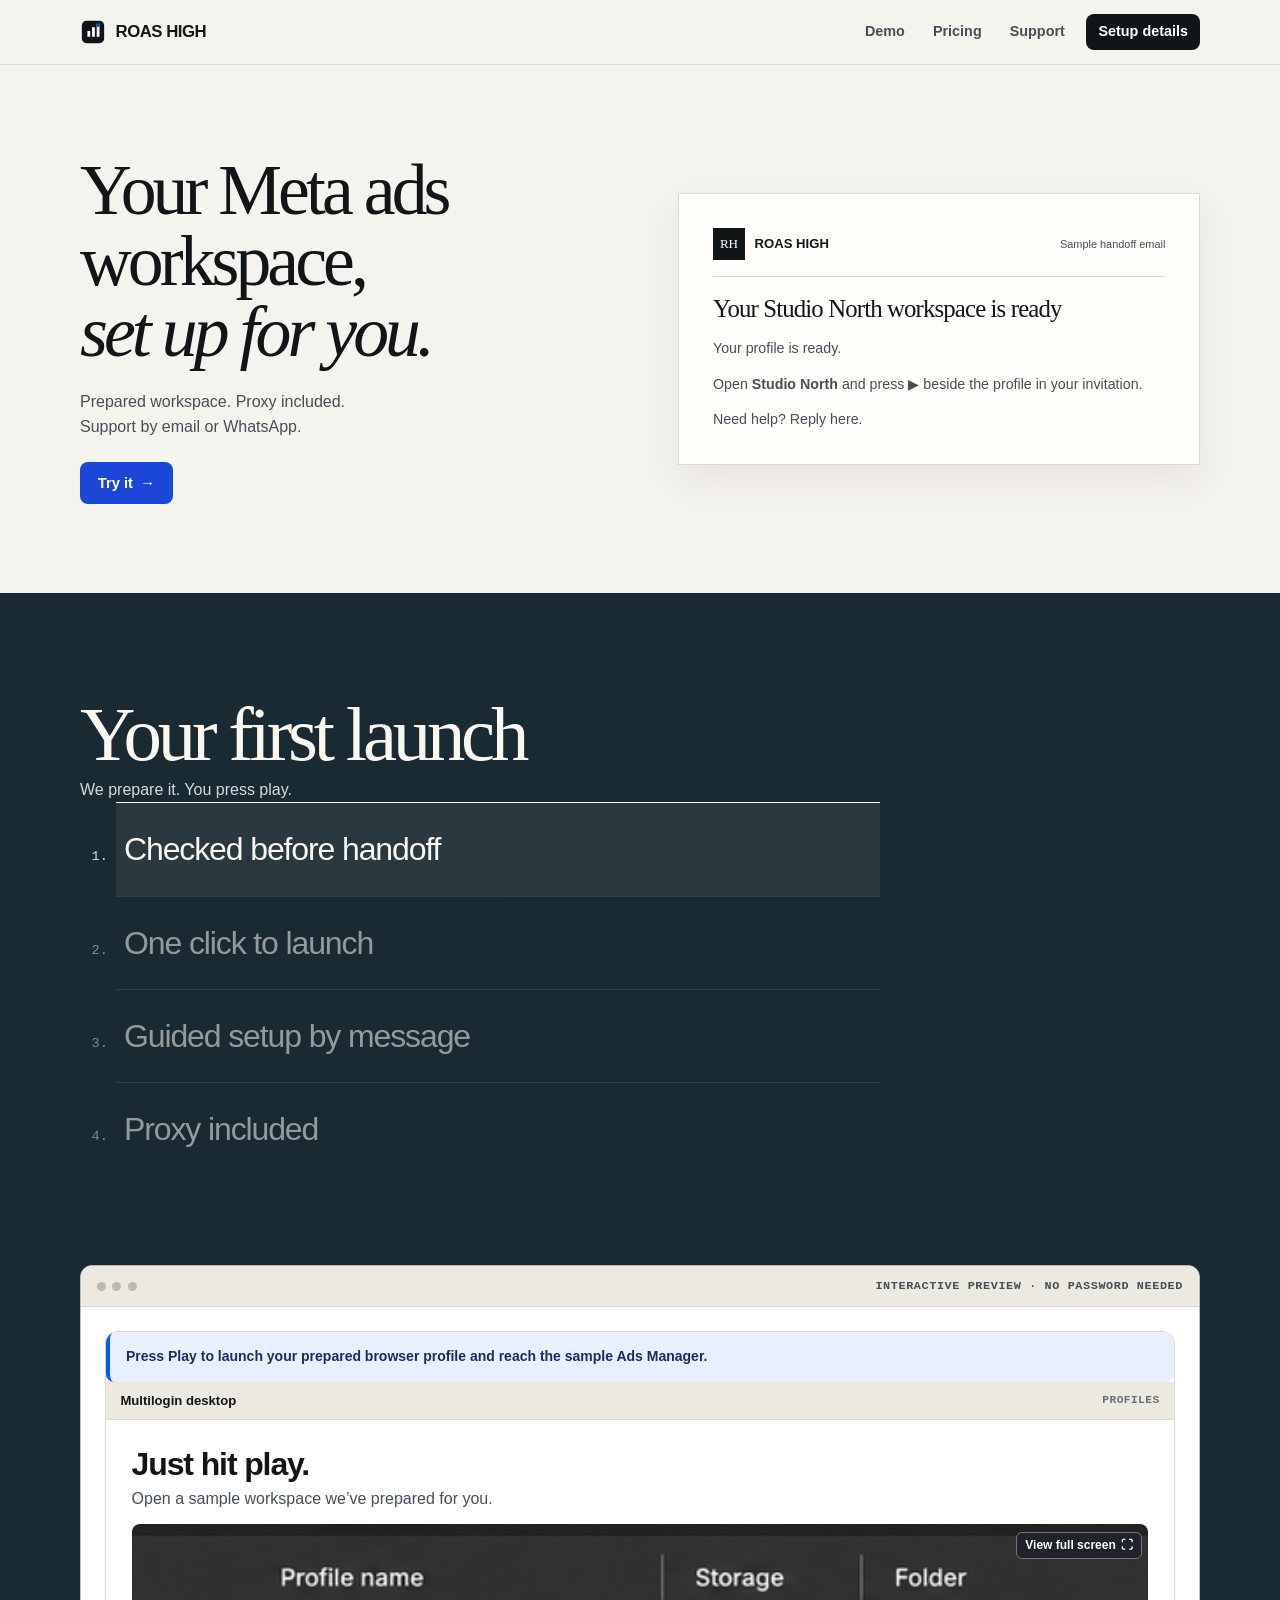
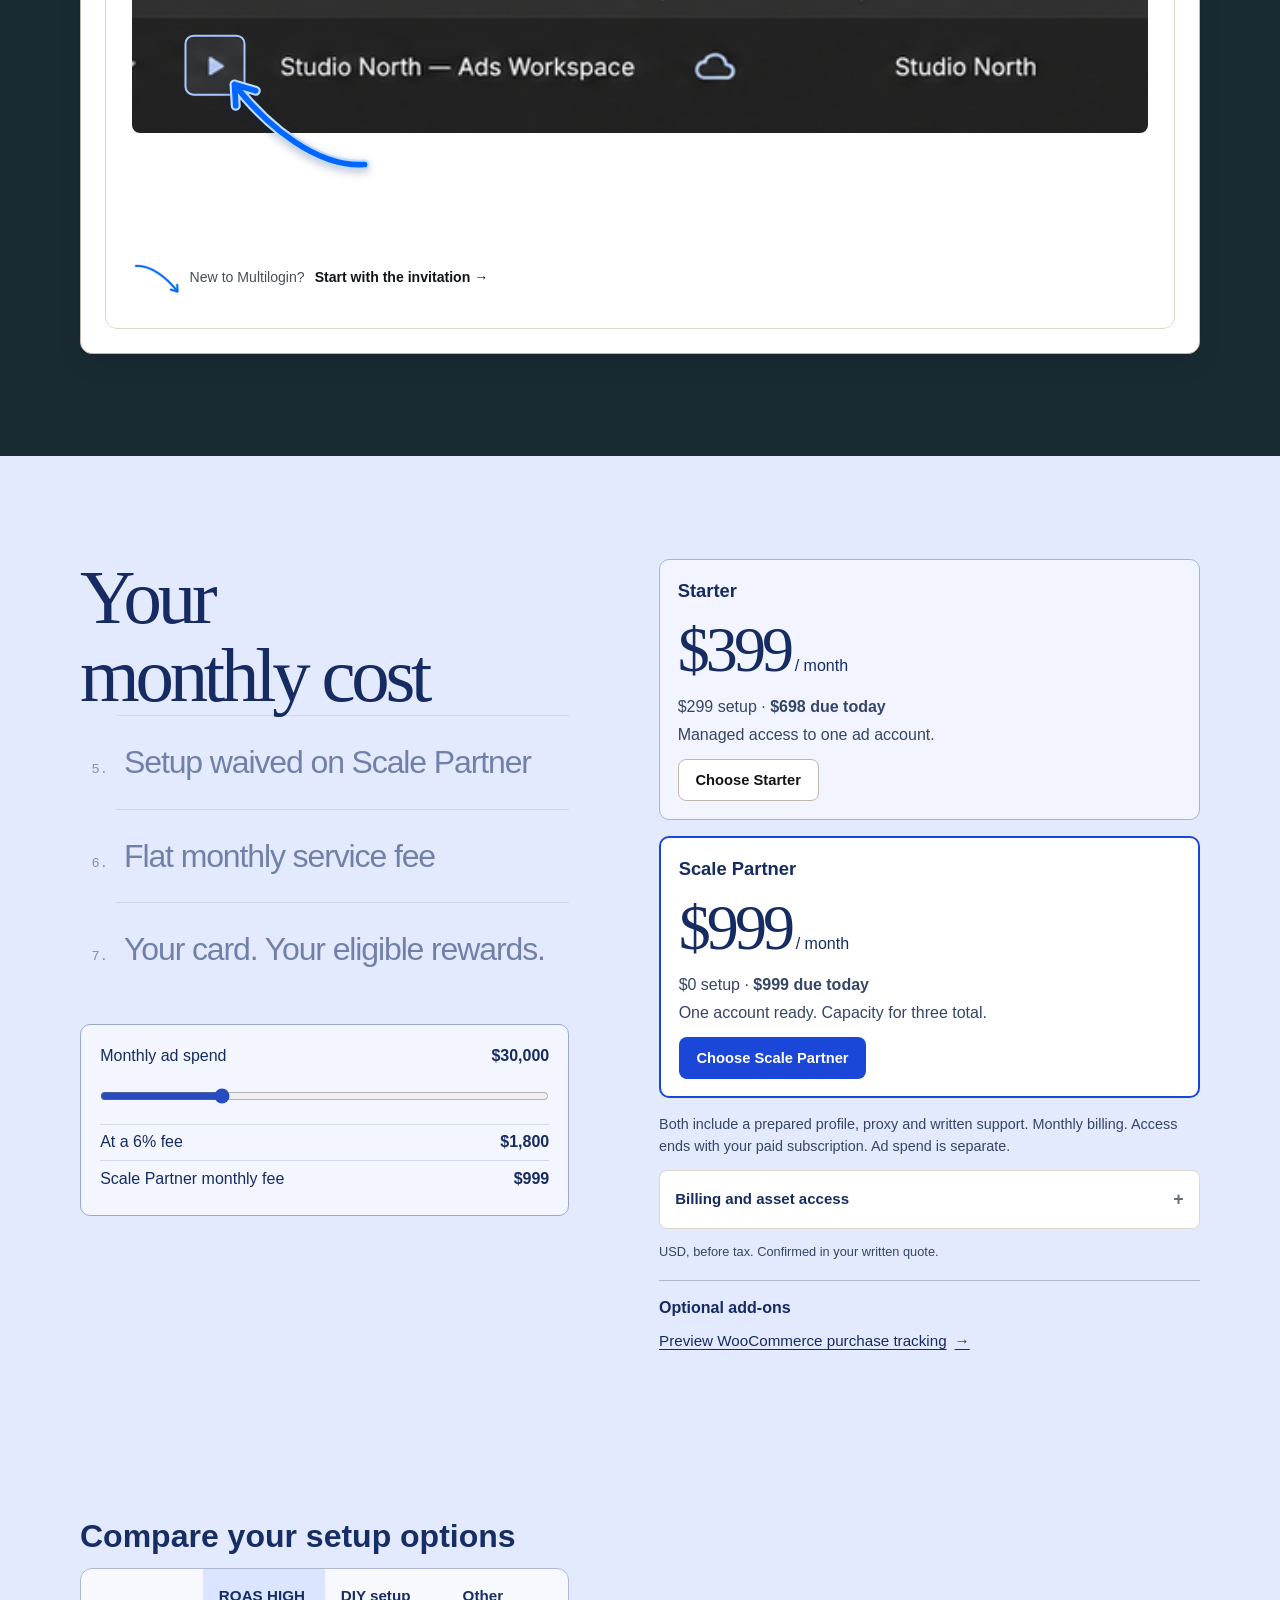
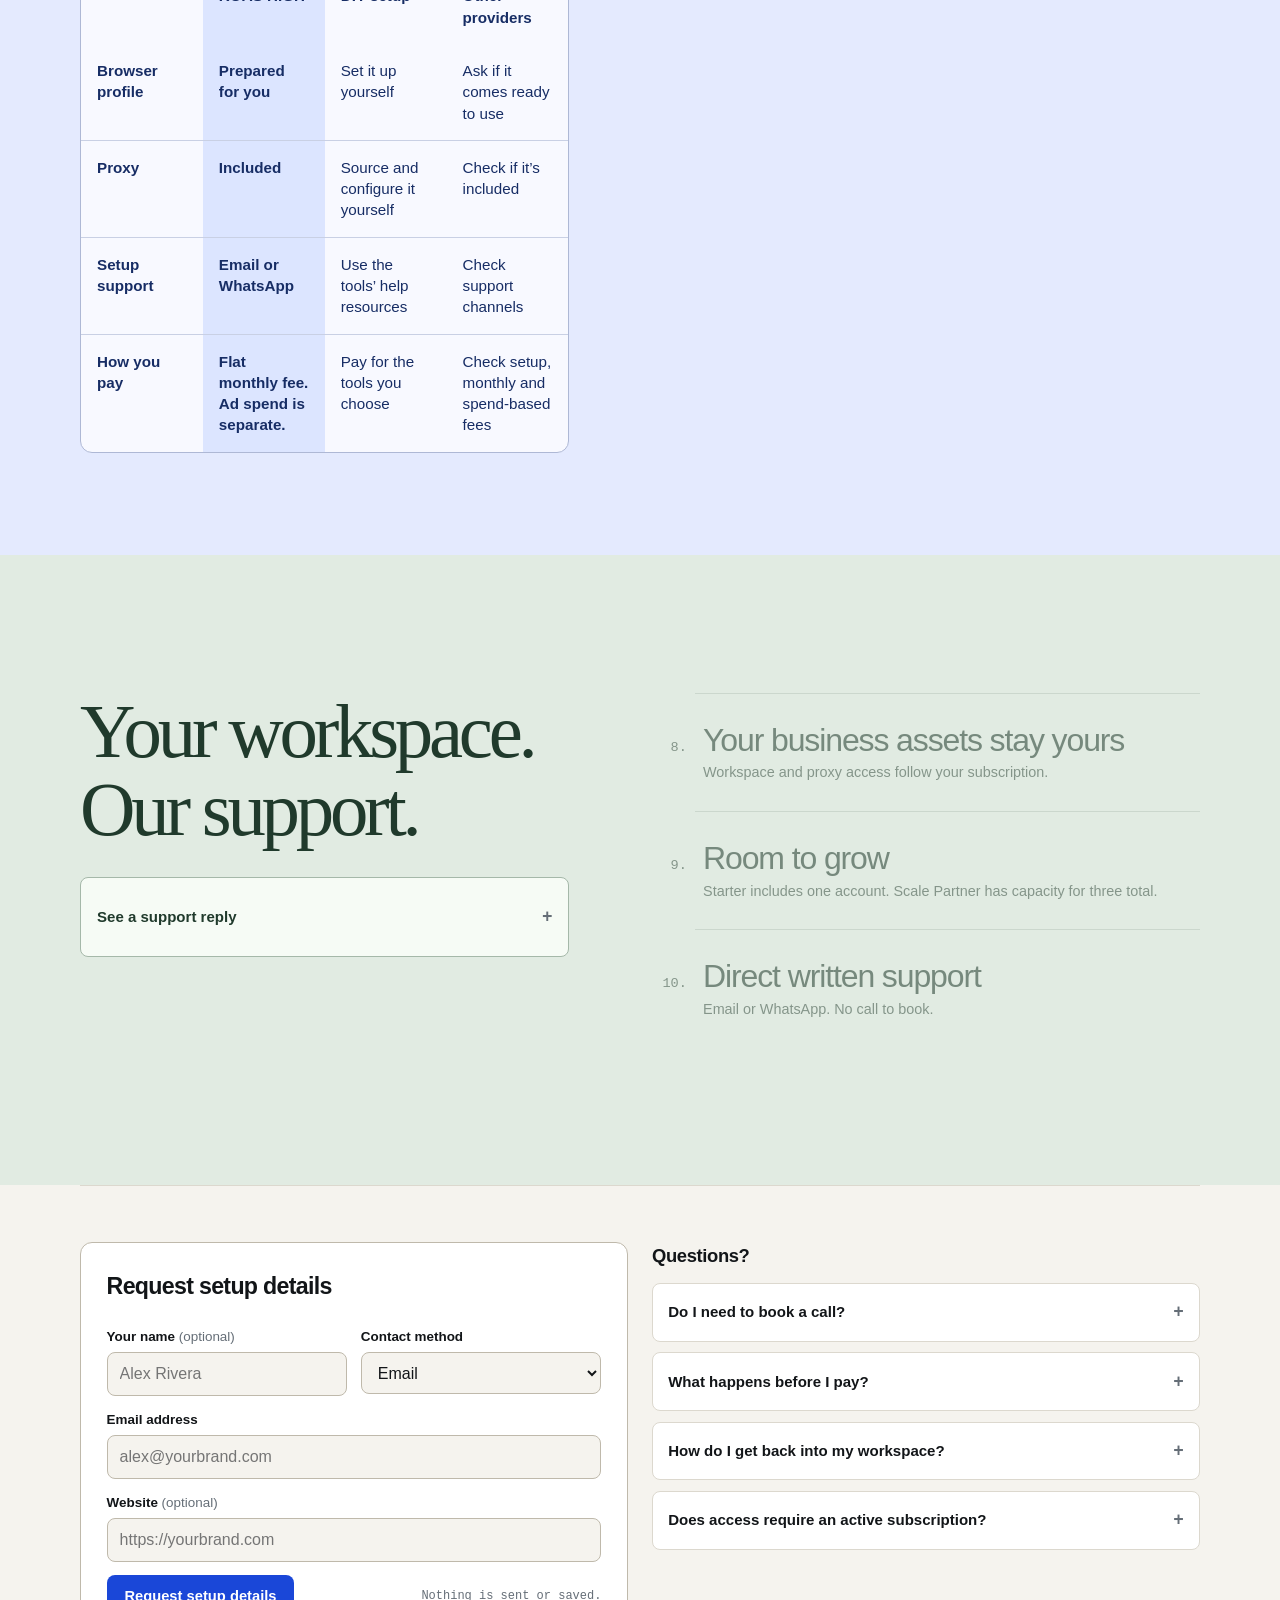
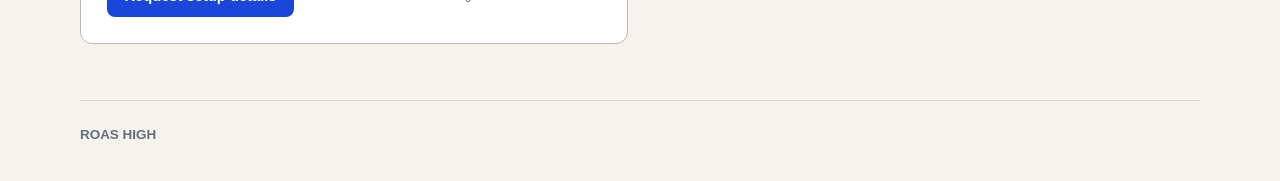
<file: index.html>
<!DOCTYPE html>
<html lang="en">
<head>
<meta charset="utf-8">
<meta name="viewport" content="width=device-width,initial-scale=1">
<meta name="description" content="Explore ROAS HIGH ad infrastructure and request setup details by email or WhatsApp.">
<title>ROAS HIGH — Managed Meta Ads Workspace</title>
<link rel="stylesheet" href="styles.css?v=page12">
</head>
<body>
<a class="skip" href="#main">Skip to content</a>

<header class="site-header">
  <nav class="nav wrap" aria-label="Main navigation">
    <a class="logo" href="#" aria-label="ROAS HIGH home">
      <svg viewBox="0 0 28 28" fill="none" aria-hidden="true">
        <rect x="2" y="2" width="24" height="24" rx="5" fill="#121518"/>
        <path d="M8 19V13h3v6M13 19V9h3v10M18 19V6h3v13" fill="#ffffff"/>
        <circle cx="19.5" cy="6.5" r="2.2" fill="#1a47d8"/>
      </svg>
      ROAS HIGH
    </a>
    <div class="navlinks">
      <a href="#demo">Demo</a>
      <a href="#plans">Pricing</a>
      <a href="#how">Support</a>
      <a class="navcta" href="#request">Setup details</a>
    </div>
  </nav>
</header>

<main id="main">
  <section class="hero wrap" aria-labelledby="offer-title">
    <div class="hero-copy">
      <h1 id="offer-title">Your Meta ads workspace, <em>set up for you.</em></h1>
      <p class="offer-intro">Prepared workspace. Proxy included. Support by email or WhatsApp.</p>
      <a class="btn" href="#demo">Try it <span aria-hidden="true">→</span></a>
    </div>
    <article class="handoff-preview" aria-label="Sample handoff email">
      <header><span class="sender-mark" aria-hidden="true">RH</span><strong>ROAS HIGH</strong><small>Sample handoff email</small></header>
      <div id="handoff-email" class="mail-letter">
        <h4>Your Studio North workspace is ready</h4>
        <p>Your profile is ready.</p>
        <p>Open <strong>Studio North</strong> and press ▶ beside the profile in your invitation.</p>
        <p>Need help? Reply here.</p>
      </div>
    </article>
  </section>

  <section class="reasons" id="reasons" aria-labelledby="reasons-title">
    <h2 id="reasons-title" class="stage-reader-title">10 reasons to choose ROAS HIGH</h2>
    <section class="reason-group">
      <div class="stage-lead"><h3>Your first launch</h3>
        <p>We prepare it. You press play.</p>
        <ol class="buy-reasons" aria-label="Reasons 1 through 4">
          <li><strong>Checked before handoff</strong></li>
          <li><strong>One click to launch</strong></li>
          <li><strong>Guided setup by message</strong></li>
          <li><strong>Proxy included</strong></li>
        </ol></div>
      <section class="inline-demo" id="demo" aria-label="Interactive workspace preview">
    <div class="stage">
      <div class="stage-bar">
        <div class="stage-dots" aria-hidden="true"><i></i><i></i><i></i></div>
        <span class="stage-title">Interactive preview · No password needed</span>
      </div>
      <div class="stage-body">
        <div id="guided">
          <div class="tour-position" id="tour-position"></div>

          <section class="launch-card" data-screen="inbox" hidden>
            <div class="browser-preview" aria-label="Sample browser window">
              <div class="browser-tab"><span>Gmail · Inbox</span><small>Preview</small></div>
              <div class="browser-address"><span aria-hidden="true">←</span><span>mail.google.com</span></div>
            </div>
            <div class="launch-content">
              <h3 tabindex="-1">Open your invitation</h3>
              <p>Click the Multilogin email.</p>
              <div class="gmail-capture">
                <img src="assets/gmail-invitation-view.png" width="1370" height="308" alt="Gmail inbox showing the Multilogin Workspace invitation email beneath the search bar">
                <button type="button" class="gmail-invite-hit" data-next="join" aria-label="Open Multilogin workspace invitation"><span class="click-coach" aria-hidden="true">Open email <b>↓</b></span></button>
              </div>
            </div>
          </section>

          <section class="launch-card" data-screen="join" hidden>
            <div class="sim-bar"><span>Inbox</span><small>Invitation email</small></div>
            <div class="email-reader">
              <div class="email-app-bar"><span class="email-gmail"><img src="assets/gmail-logo.png" width="109" height="40" alt="Gmail"></span><span class="email-search">⌕ <span>Search mail</span></span></div>
              <div class="email-toolbar" aria-hidden="true"><span>←</span><span>▣</span><span>◇</span><span>♧</span><span>✉</span><span>⋮</span></div>
              <div class="email-message">
                <div class="email-subject"><h3 tabindex="-1">Workspace invitation</h3><span>Inbox</span></div>
                <div class="email-sender"><span class="email-avatar" aria-hidden="true">M</span><div><strong>Multilogin</strong> <span class="email-address">&lt;noreply@multilogin.com&gt;</span><small>to you ▾</small></div><span class="email-star" aria-hidden="true">☆</span></div>
                <div class="email-body">
                  <p>Hi!</p>
                  <p><a href="mailto:support@roashigh.com">Support@Roashigh.com</a> invited you to join a Multilogin workspace.</p>
                  <div class="email-join-area"><span class="email-next-hint">Click Join to continue ↓</span><button type="button" class="email-join-button" data-next="signup" aria-label="Join workspace">Join</button></div>
                  <p>Once you're in, use your account icon in the top-right corner to switch workspaces. You can also set a default workspace in <strong>Account settings.</strong></p>
                  <div class="email-workspace-example" aria-label="Example workspace menu"><div class="email-example-top">● ⌄</div><div>you@example.com</div><div class="email-example-selected">Support@Roashigh.com</div><div class="email-example-signout">Sign out</div></div>
                  <p class="email-support">Need a hand? Check our <a href="https://multilogin.com/help" target="_blank" rel="noopener noreferrer" aria-label="Open Multilogin help center">help center</a> or email us at <a href="mailto:support@multilogin.com" aria-label="Email Multilogin support">support@multilogin.com</a>.</p>
                </div>
              </div>
            </div>
          </section>

          <section class="launch-card" data-screen="signup" hidden>
            <div class="sim-bar"><span>Multilogin</span><small>Sign-up preview</small></div>
            <div class="launch-content">
              <h3 tabindex="-1">New to Multilogin? Create your account.</h3>
              <p>Your invitation email becomes your username. Set a password, repeat it, then click Create to join the workspace.</p>
              <p class="signup-demo-note">Interactive preview · Use the sample password below.</p>
              <div class="signup-preview">
                <h4>Sign up to join workspace</h4>
                <div class="signup-email-note">Email <strong>you@example.com</strong> will be your username</div>
                <div class="signup-field"><span>Password</span><div id="signup-password">Enter password <span aria-hidden="true">◉</span></div></div>
                <div class="signup-field"><span>Repeat password</span><div id="signup-repeat">Enter password <span aria-hidden="true">◉</span></div></div>
                <button type="button" class="signup-sample" id="try-sample-signup">Fill sample password ↓</button>
                <label class="signup-terms"><input type="checkbox" id="signup-terms"> <span>I accept Multilogin Terms of Service <small>(demo only)</small></span></label>
                <p id="signup-status" role="status"></p>
                <button type="button" class="signup-create" id="signup-create" data-next="verify" disabled>Create</button>
                <button type="button" class="signup-existing" data-next="signin">Already have an account? Sign in</button>
              </div>
            </div>
          </section>

          <section class="launch-card" data-screen="verify" hidden>
            <div class="sim-bar"><span>Multilogin</span><small>Email verification</small></div>
            <div class="launch-content">
              <h3 tabindex="-1">Verify your email.</h3>
              <p>Enter the verification code sent to your invitation email. Once verified, you’ll choose the app for your computer.</p>
              <div class="verification-preview"><span>Sample verification code</span><strong>1 2 3 4 5 6</strong><small>Demo only · No email is sent.</small><button type="button" class="btn" data-next="downloadapp">Preview verification →</button></div>
            </div>
          </section>
          <section class="launch-card" data-screen="downloadapp" hidden>
            <div class="sim-bar"><span>Multilogin</span><small>Download app</small></div>
            <div class="launch-content">
              <h3 tabindex="-1">Download Multilogin for your computer.</h3>
              <p>Choose Windows, macOS or Linux. Then install the app and sign in with the account you just created.</p>
              <img class="signup-download-screen" src="assets/signup-download-app.png" width="1540" height="1114" alt="Actual Multilogin Download app screen after email verification, with Windows, macOS and Linux download options">
              <p class="signup-demo-note">Choose your computer to preview the next step. This demo won’t download anything.</p>
              <div class="download-os-choices"><button type="button" class="btn" data-next="appinstalled">Windows →</button><button type="button" class="btn" data-next="appinstalled">macOS →</button><button type="button" class="btn" data-next="appinstalled">Linux →</button></div>
              <p style="margin-top:18px;font-size:14px"><a href="https://multilogin.com/help/install-and-set-up-multilogin-desktop-app/" target="_blank" rel="noopener noreferrer">Need help installing? Open Multilogin’s official guide ↗</a></p>
            </div>
          </section>
          <section class="launch-card" data-screen="appinstalled" hidden>
            <div class="sim-bar"><span>Multilogin desktop</span><small>Desktop sign-in preview</small></div>
            <div class="launch-content">
              <h3 tabindex="-1">Open the app and sign in.</h3>
              <p>Use the email and password you just created. Next, choose your ROAS HIGH workspace from the account menu.</p>
              <div class="desktop-login-preview" aria-label="Multilogin desktop sign-in preview with sample details">
                <h4>Sign in</h4>
                <div class="desktop-login-field"><span>Email</span><div>you@example.com</div></div>
                <div class="desktop-login-field"><span>Password</span><div class="desktop-password">•••••••••••• <span aria-hidden="true">◉</span></div></div>
                <label class="desktop-remember"><input type="checkbox" checked> Remember me</label>
                <p class="desktop-login-note">Sample details · Use your newly created account in the actual app.</p>
                <span class="desktop-next-hint">Click Continue ↓</span>
                <button type="button" class="desktop-login-continue" data-next="select">Continue</button>
              </div>
            </div>
          </section>

          <section class="launch-card" data-screen="signin" hidden>
            <div class="sim-bar"><span>Multilogin</span><small>Sign-in preview</small></div>
            <div class="launch-content">
              <h3 tabindex="-1">Sign in to your workspace</h3>
              <p>Tap Try sample login to fill the preview, then Continue.</p>
              <button type="button" class="btn sample-login-trigger" id="try-sample-login">Try sample login</button>
              <p id="sample-login-status" class="sample-login-status" role="status"></p>
              <div class="signin-capture" aria-label="Multilogin sign-in screenshot with sample email">
                <img src="assets/signin-top.png" width="900" height="370" alt="Sign in. Invitation accepted. Sign in to access the new workspace.">
                <div class="sample-email" id="sample-login-email" aria-label="Sample email">Sample email</div>
                <div class="signin-bottom">
                  <img src="assets/signin-bottom.png" width="900" height="496" alt="Password field, Remember me, Forgot password, and Continue button shown in the screenshot">
                  <div class="sample-password" id="sample-login-password" aria-label="Sample password filled" hidden>••••••••••••</div>
                  <button type="button" class="signin-continue" data-next="select" aria-label="Continue to workspace"><span class="click-coach" aria-hidden="true">Continue <b>↓</b></span></button>
                </div>
              </div>
            </div>
          </section>

          <section class="launch-card" data-screen="select" hidden>
            <div class="sim-bar"><span>Multilogin · Workspace</span><small>Preview</small></div>
            <div class="launch-content">
              <h3 tabindex="-1">Open your ROAS HIGH workspace</h3>
              <p>Tap M ▾ to open the account menu. Then choose Support@Roashigh.com.</p>
              <div class="workspace-screenshot-scroll" aria-label="Multilogin toolbar preview" tabindex="0">
                <div class="workspace-screenshot" id="workspace-screenshot">
                  <img id="workspace-toolbar-image" src="assets/workspace-toolbar-closed.png" width="2880" height="600" alt="Multilogin dashboard with the M account menu at the top right">
                  <button type="button" class="real-avatar-hit" id="open-workspace-menu" aria-label="Open account menu" aria-expanded="false"><span class="click-coach" aria-hidden="true">Account menu ↑</span></button>
                  <button type="button" class="real-workspace-hit" id="select-real-workspace" data-next="setup" aria-label="Select ROAS HIGH workspace" hidden><span class="click-coach" aria-hidden="true">Choose workspace ↑</span></button>
                </div>
              </div>
              <small class="workspace-pan-hint">Swipe across the screenshot to explore the toolbar.</small>
            </div>
          </section>

          <section class="launch-card" data-screen="setup" hidden>
            <div class="sim-bar"><span>One-time computer setup</span><small>Interactive preview</small></div>
            <div class="launch-content">
              <h3 tabindex="-1">We’ll help you get connected.</h3>
              <p>We’ll guide you through installing Multilogin and connecting your workspace by email or WhatsApp.</p>
              <div class="setup-shot">
                <img src="assets/setup-download.png" width="1240" height="1230" alt="Multilogin setup prompt with the recommended desktop application download and Get help link">
                <button type="button" class="setup-download-hit" data-next="installed" aria-label="Preview the desktop installation step"><span class="click-coach" aria-hidden="true">Desktop download <b>↓</b></span></button>
                <button type="button" class="setup-help-hit" data-next="help" aria-label="Preview Multilogin help"></button>
              </div>
              <button type="button" class="btn-subtle" data-next="workspace">Already installed? Open your profile →</button>
            </div>
          </section>
          <section class="launch-card" data-screen="installed" hidden>
            <div class="sim-bar"><span>One-time computer setup</span><small>Preview</small></div>
            <div class="launch-content">
              <h3 tabindex="-1">Install once. Then press play.</h3>
              <p>In your actual setup, download the desktop app for your computer, install it, and sign in with the account that accepted the invitation. We’ll guide you if you get stuck.</p>
              <button type="button" class="btn" data-next="workspace">Preview the prepared profile →</button>
            </div>
          </section>
          <section class="launch-card" data-screen="help" hidden>
            <div class="sim-bar"><span>Multilogin Help Center</span><small>Support preview</small></div>
            <div class="launch-content">
              <h3 tabindex="-1">App troubleshooting is a click away.</h3>
              <p>Multilogin’s help page includes a chat option. ROAS HIGH can help with your invitation, assigned profile and first launch.</p>
              <img src="assets/setup-help-chat.png" alt="Multilogin agent connection help article with its Chat now option">
              <div class="scene-actions"><a class="btn" href="https://multilogin.com/help/agent-connection-issue/" target="_blank" rel="noopener noreferrer">Open Multilogin help</a><button type="button" class="btn-ghost" data-next="setup">Back to setup</button></div>
            </div>
          </section>

          <section class="launch-card" data-screen="browser-tab" hidden>
            <div class="sim-bar"><span>Multilogin desktop</span><small>Choose Browser</small></div>
            <div class="launch-content">
              <h3 tabindex="-1">Switch to Browser.</h3>
              <p>Multilogin starts on Mobile. Click <strong>Browser</strong> at the top left to see your browser profiles and folders.</p>
              <div class="folder-overview-scroll browser-tab-preview" tabindex="0" aria-label="Preview of Multilogin with Mobile selected">
                <div class="folder-overview-image">
                  <img src="assets/multilogin-approved-name.png?v=2" width="1610" height="978" alt="Multilogin desktop navigation">
                  <div class="mobile-folders-mask" aria-hidden="true"></div>
                  <div class="mobile-profile-mask" aria-hidden="true"></div>
                  <div class="browser-switch-tabs"><span>Mobile</span><button type="button" data-next="folder" aria-label="Switch to Browser"><span class="click-coach" aria-hidden="true">Click Browser ↓</span>Browser</button></div>
                </div>
              </div>
            </div>
          </section>

          <section class="launch-card" data-screen="folder" hidden>
            <div class="sim-bar"><span>Multilogin desktop</span><small>Browser profiles</small></div>
            <div class="launch-content">
              <h3 tabindex="-1">Your workspace is ready.</h3>
              <p>Open <strong>Studio North</strong> to find your prepared profile.</p>
              <div class="folder-overview-scroll" tabindex="0" aria-label="Multilogin app with Browser already selected">
                <div class="folder-overview-image">
                  <img src="assets/multilogin-approved-name.png?v=2" width="2840" height="1724" alt="Multilogin desktop with Browser selected and Studio North in the left sidebar">
                  <button type="button" class="folder-open-hit" data-next="workspace" aria-label="Open Studio North folder"><span class="click-coach" aria-hidden="true">Open your folder ↓</span></button>
                </div>
              </div>
            </div>
          </section>

          <section class="launch-card" data-screen="workspace">
            <div class="sim-bar"><span>Multilogin desktop</span><small>Profiles</small></div>
            <div class="launch-content">
              <h3 tabindex="-1">Just hit play.</h3>
              <p>Open a sample workspace we’ve prepared for you.</p>
              <div class="profile-capture">
                <div class="profile-source-crop"><img src="assets/multilogin-approved-name.png?v=2" width="1610" height="978" alt="Multilogin profile list showing Studio North — Ads Workspace in the Studio North folder"></div>
                <svg viewBox="0 0 240 160" class="play-guide-arrow" aria-hidden="true"><path d="M220 140 C145 145 65 80 12 12 M46 22 L12 12 L14 46" fill="none" stroke="#bfdbfe" stroke-width="16" stroke-linecap="round" stroke-linejoin="round"/><path d="M220 140 C145 145 65 80 12 12 M46 22 L12 12 L14 46" fill="none" stroke="#0066ff" stroke-width="9" stroke-linecap="round" stroke-linejoin="round"/></svg><button type="button" class="profile-play" aria-label="Play: open the Studio North sample workspace" data-next="ads-manager"></button>
                <button type="button" class="full-app-trigger" id="view-full-app" aria-haspopup="dialog" aria-controls="full-app-dialog"><span>View full screen <b aria-hidden="true">⛶</b></span></button>
              </div>
              <button type="button" class="invitation-path" id="new-path">New to Multilogin? <strong>Start with the invitation <span aria-hidden="true">→</span></strong></button>
            </div>
          </section>

          <section class="launch-card launch-result" data-screen="ads-manager" hidden>
            <div class="sim-bar"><h3 tabindex="-1">Facebook Ads Manager</h3><small>Interactive preview</small></div>
            <div class="launch-content">
              <div class="campaign-photo empty-campaign-demo">
                <div class="photo-viewport"><button type="button" class="overview-image-hit" data-next="account-overview" aria-label="Go to Account Overview from screenshot"></button>
                  <img src="assets/ads-empty-campaigns.png?v=7" width="2768" height="1414" alt="Empty Campaigns screen prompting you to finish setup in Account Overview.">
                </div>
                <details id="ad-account-picker" class="account-picker">
                  <summary aria-describedby="account-guide">
                    <span class="account-selection"><small class="stage-reader-title">Ad account</small><strong id="selected-ad-account">Studio North · Primary</strong></span>
                    <span class="account-caret" aria-hidden="true"></span><svg viewBox="0 0 240 160" class="account-guide-arrow" aria-hidden="true"><path d="M220 140 C145 145 65 80 12 12 M46 22 L12 12 L14 46" fill="none" stroke="#bfdbfe" stroke-width="16" stroke-linecap="round" stroke-linejoin="round"/><path d="M220 140 C145 145 65 80 12 12 M46 22 L12 12 L14 46" fill="none" stroke="#0066ff" stroke-width="9" stroke-linecap="round" stroke-linejoin="round"/></svg>
                  </summary>
                  <div class="account-choices">
                    <div class="portfolio-pane">
                      <small>Business portfolios</small>
                      <div class="portfolio-name"><span class="account-initials" aria-hidden="true">SN</span><span class="portfolio-info"><strong>Studio North</strong><small id="portfolio-count">1 ad account</small></span></div>
                    </div>
                    <div class="portfolio-accounts">
                      <div class="account-list-head"><strong>Ad accounts</strong><button type="button" id="manage-ad-accounts" aria-label="Add ad account" aria-expanded="false" aria-controls="account-actions"><span aria-hidden="true">+</span> Add</button></div>
                      <div class="account-actions" id="account-actions" role="group" aria-label="Add an ad account" hidden>
                        <button type="button" data-add-account="growth">Create a new ad account</button>
                        <button type="button" data-add-account="retail">Add an existing ad account</button>
                      </div>
                      <div id="workspace-accounts" role="group" aria-label="Studio North ad accounts"></div><svg viewBox="0 0 240 160" class="account-guide-arrow" aria-hidden="true"><path d="M220 140 C145 145 65 80 12 12 M46 22 L12 12 L14 46" fill="none" stroke="#bfdbfe" stroke-width="16" stroke-linecap="round" stroke-linejoin="round"/><path d="M220 140 C145 145 65 80 12 12 M46 22 L12 12 L14 46" fill="none" stroke="#0066ff" stroke-width="9" stroke-linecap="round" stroke-linejoin="round"/></svg>
                    </div>
                  </div>
                </details>
              </div>

              <span id="account-feedback" class="stage-reader-title" role="status"></span>
              <div class="account-result-footer">
                <div class="account-context"><span id="account-state" class="account-state" data-verified>Prepared account</span><span id="account-guide">Finish the account checks before creating your first campaign.</span></div>
                <button type="button" class="btn overview-next" data-next="account-overview">Go to Account Overview →</button>
              </div>
            </div>
          </section>
          <section class="launch-card" data-screen="page-settings" hidden>
            <div class="sim-bar"><h3 tabindex="-1">Connect your Facebook Page</h3><small>Guided example</small></div>
            <div class="launch-content">
              <p>In your business portfolio, open Settings → Accounts → Pages → Add. Choose the path that fits your business.</p>
              <div class="page-paths">
                <button type="button" data-page-path="create" aria-expanded="false" aria-controls="page-path-notes"><span aria-hidden="true">↗</span> Create a Facebook Page</button>
                <button type="button" data-page-path="access" aria-expanded="false" aria-controls="page-path-notes"><span aria-hidden="true">↗</span> Request shared access</button>
              </div>
              <div id="page-path-notes" class="payment-info-box" hidden tabindex="-1"></div>
              <p class="signup-demo-note">Guided example · Complete the actual setup in Meta. Your business keeps ownership of its Page.</p>
              <button type="button" class="btn" data-next="payment-location">Continue to payment preview →</button>
            </div>
          </section>
          <section class="launch-card" data-screen="account-overview" hidden>
            <div class="sim-bar"><h3 tabindex="-1">Account Overview</h3><small>Setup preview</small></div>
            <div class="launch-content">
              <p>Your Page and phone are confirmed in this sample workspace. Next, preview payment setup.</p>
              <div class="overview-capture"><img class="account-overview-image" src="assets/ads-account-overview.png?v=10" width="2050" height="1252" alt="Studio North sample account with Page and phone confirmed."><button class="payment-image-hit" type="button" data-next="payment-location" aria-label="Add payment method from screenshot"></button></div>
              <div class="overview-explanation">
                <p><strong>Connect your business Page.</strong> This example shows the completed state. Choose a setup path to see how to get there.</p><button type="button" class="btn" data-next="page-settings">Open Page settings →</button>
                <p><strong>Add your payment method.</strong> This pays for your ads through Meta.</p>
                <p><strong>Verify your phone.</strong> Phone verification is complete in this demo.</p>
              </div>
              <p class="signup-demo-note">Illustrative demo · Page and phone shown as confirmed.</p>
              <button class="btn" type="button" data-next="payment-location">Add payment method →</button>
            </div>
          </section>
<section class="launch-card" data-screen="payment-location" hidden><div class="sim-bar"><h3 tabindex="-1">Review location and currency</h3><small>Payment preview</small></div><div class="launch-content"><p>These are example settings from the screenshot. Check your business location, currency and time zone in your own account before continuing.</p><div class="payment-shot location-shot"><img class="payment-step-image" src="assets/payment-location.png" alt="Review location and currency in the supplied Meta screenshot"><button type="button" class="location-next-hit" data-next="payment-methods" aria-label="Next on payment screenshot"><span aria-hidden="true">↓</span></button></div><p class="signup-demo-note">Demo only · Sample settings and payment choices.</p><button class="btn" type="button" data-next="payment-methods">Next →</button></div></section><section class="launch-card" data-screen="payment-methods" hidden><div class="sim-bar"><h3 tabindex="-1">Choose a payment method</h3><small>Payment preview</small></div><div class="launch-content"><p>This screenshot shows the available choices for the example region. Tap a highlighted payment row to see what to prepare. On a small screen, swipe across the screenshot if needed.</p><div class="payment-shot-scroll"><div class="payment-shot methods-shot"><img class="payment-step-image" src="assets/payment-methods.png" alt="Payment choices. Select a highlighted row."><button type="button" class="payment-row-hit payment-row-0" data-payment-choice="Debit or credit card" aria-label="Debit or credit card" aria-pressed="false"><span aria-hidden="true">←</span></button><button type="button" class="payment-row-hit payment-row-1" data-payment-choice="PayPal" aria-label="PayPal" aria-pressed="false"><span aria-hidden="true">←</span></button><button type="button" class="payment-row-hit payment-row-2" data-payment-choice="Online banking" aria-label="Online banking" aria-pressed="false"><span aria-hidden="true">←</span></button><button type="button" class="payment-row-hit payment-row-3" data-payment-choice="Stablecoin (USDC)" aria-label="Stablecoin (USDC)" aria-pressed="false"><span aria-hidden="true">←</span></button></div></div><p class="signup-demo-note">Demo only · Sample settings and payment choices.</p><div id="payment-demo-status" class="payment-info-box" role="status" tabindex="-1">Tap a payment method in the screenshot to see the next step.</div><a class="btn" href="#request">Get setup details</a></div></section>          <div class="guide-foot" id="guide-foot" hidden><button type="button" class="btn-subtle" id="previous">← Back</button></div>
        </div>
      </div>
    </div>
  </section>
    </section>
    <section class="reason-group">
      <div class="stage-lead"><h3>Your monthly cost</h3>
        <ol class="buy-reasons" start="5" aria-label="Reasons 5 through 7">
          <li><strong>Setup waived on Scale Partner</strong></li>
          <li><strong>Flat monthly service fee</strong></li>
          <li><strong>Your card. Your eligible rewards.</strong></li>
        </ol>
        <div class="spend-compare"><label for="compare-spend">Monthly ad spend <output id="spend-value" for="compare-spend">$30,000</output></label>
          <input id="compare-spend" type="range" min="5000" max="100000" step="1000" value="30000">
          <div><span>At a 6% fee</span><b id="percent-cost">$1,800</b></div>
          <div><span>Scale Partner monthly fee</span><b>$999</b></div>
        </div></div>
      <div class="managed-plans" id="plans" aria-label="Managed access plans">
        <article class="access-plan">
          <h4>Starter</h4><p class="rate"><strong>$399</strong> / month</p>
          <p>$299 setup · <strong>$698 due today</strong></p>
          <p>Managed access to one ad account.</p>
          <button type="button" class="btn-ghost" data-plan="Starter">Choose Starter</button>
        </article>
        <article class="access-plan scale-plan">
          <h4>Scale Partner</h4><p class="rate"><strong>$999</strong> / month</p>
          <p>$0 setup · <strong>$999 due today</strong></p>
          <p>One account ready. Capacity for three total.</p>
          <button type="button" class="btn" data-plan="Scale Partner">Choose Scale Partner</button>
        </article>
        <p class="access-terms">Both include a prepared profile, proxy and written support. Monthly billing. Access ends with your paid subscription. Ad spend is separate.</p>
        <details class="access-details"><summary>Billing and asset access</summary><p>Monthly fees recur at the plan rate. Setup is charged once on Starter and waived on Scale Partner. The subscription provides managed access. Customer-owned business assets remain yours; continued use of our workspace and proxy requires an active subscription. Your written agreement identifies asset ownership, permissions and cancellation terms.</p></details>
        <small>USD, before tax. Confirmed in your written quote.</small>
        <section class="plan-add-ons" aria-labelledby="add-ons-title">
          <h4 id="add-ons-title">Optional add-ons</h4>
          <a class="purchase-preview-link" href="purchase-tracking/">Preview WooCommerce purchase tracking <span aria-hidden="true">→</span></a>
        </section>
      </div>
      <div class="setup-comparison">
        <table>
          <caption>Compare your setup options</caption>
          <thead><tr><td></td><th scope="col">ROAS HIGH</th><th scope="col">DIY setup</th><th scope="col">Other providers</th></tr></thead>
          <tbody>
            <tr><th scope="row">Browser profile</th><td>Prepared for you</td><td>Set it up yourself</td><td>Ask if it comes ready to use</td></tr>
            <tr><th scope="row">Proxy</th><td>Included</td><td>Source and configure it yourself</td><td>Check if it’s included</td></tr>
            <tr><th scope="row">Setup support</th><td>Email or WhatsApp</td><td>Use the tools’ help resources</td><td>Check support channels</td></tr>
            <tr><th scope="row">How you pay</th><td>Flat monthly fee. Ad spend is separate.</td><td>Pay for the tools you choose</td><td>Check setup, monthly and spend-based fees</td></tr>
          </tbody>
        </table>
      </div>
    </section>
    <section class="reason-group">
      <div class="stage-lead"><h3>Your workspace. Our support.</h3>
        <details class="stage-message"><summary>See a support reply</summary>
          <p><strong>You</strong>Which profile do I open?</p><p><strong>ROAS HIGH</strong>Open the Studio North folder. Press ▶ beside the profile named in your handoff email.</p></details></div>
      <ol class="buy-reasons" start="8" aria-label="Reasons 8 through 10">
        <li><strong>Your business assets stay yours</strong><span>Workspace and proxy access follow your subscription.</span></li>
        <li><strong>Room to grow</strong><span>Starter includes one account. Scale Partner has capacity for three total.</span></li>
        <li><strong>Direct written support</strong><span>Email or WhatsApp. No call to book.</span></li>
      </ol>
    </section>
  </section>

  <section class="section wrap" id="request">
    <div class="two-col">
      <div class="form-card">
        <div class="sec-head" style="margin-bottom:1.1rem">
          <h2>Request setup details</h2>
        </div>
        <form id="setup-form" method="dialog">
          <div class="plan-chip" id="selected-plan" hidden>
            <span id="selected-plan-text"></span>
            <button type="button" id="clear-plan" aria-label="Clear selected plan">×</button>
          </div>
          <div class="form-grid">
            <div class="field">
              <label for="name">Your name <span>(optional)</span></label>
              <input id="name" name="name" autocomplete="name" placeholder="Alex Rivera">
            </div>
            <div class="field">
              <label for="channel">Contact method</label>
              <select id="channel" name="channel">
                <option value="Email">Email</option>
                <option value="WhatsApp">WhatsApp</option>
              </select>
            </div>
          </div>
          <div class="field">
            <label for="contact" id="contact-label">Email address</label>
            <input id="contact" name="contact" type="email" required autocomplete="email" placeholder="alex@yourbrand.com">
          </div>
          <div class="field">
            <label for="website">Website <span>(optional)</span></label>
            <input id="website" name="website" type="url" placeholder="https://yourbrand.com">
          </div>
          <input id="plan" name="plan" type="hidden" value="Help me choose">
          <div class="form-foot">
            <button class="btn" type="submit">Request setup details</button>
            <p class="micro-sim">Nothing is sent or saved.</p>
          </div>
          <div class="form-result" id="result" role="status" hidden></div>
        </form>
      </div>

      <div class="faq-col" id="how">
        <h3>Questions?</h3>
        <div class="stack">
          <details>
            <summary>Do I need to book a call?</summary>
            <p>No. Quotes, setup steps, and ongoing support happen in writing over email or WhatsApp.</p>
          </details>
          <details>
            <summary>What happens before I pay?</summary>
            <p>You should receive confirmation of availability, pricing, billing, setup timing, and access conditions in writing before making a payment.</p>
          </details>
          <details>
            <summary>How do I get back into my workspace?</summary>
            <p>Open Multilogin, find the profile named in your handoff email, and press Start. Meta may ask you to sign in again or verify your access.</p>
          </details>
          <details>
            <summary>Does access require an active subscription?</summary>
            <p>Yes. Your plan pays for ongoing managed workspace access, proxy service and written support. Access ends when your paid subscription period ends. Customer-owned business assets remain yours under your written agreement.</p>
          </details>
        </div>
      </div>
    </div>
  </section>
</main>

<footer class="site-footer wrap">
  <strong>ROAS HIGH</strong>
</footer>

<dialog class="full-app-dialog" id="full-app-dialog" aria-labelledby="full-app-title">
  <div class="full-app-heading"><div><h2 id="full-app-title">Where to find Play</h2><p>Look beside Studio North — Ads Workspace in the Studio North folder.</p></div><button type="button" id="close-full-app" aria-label="Close full app screen">Close ×</button></div>
  <div class="full-app-image"><img src="assets/multilogin-approved-name.png?v=2" width="2840" height="1724" alt="Full Multilogin desktop screenshot showing the navigation toolbar, Studio North folder, and Studio North — Ads Workspace profile"><svg viewBox="0 0 240 160" class="play-guide-arrow" aria-hidden="true"><path d="M220 140 C145 145 65 80 12 12 M46 22 L12 12 L14 46" fill="none" stroke="#bfdbfe" stroke-width="16" stroke-linecap="round" stroke-linejoin="round"/><path d="M220 140 C145 145 65 80 12 12 M46 22 L12 12 L14 46" fill="none" stroke="#0066ff" stroke-width="9" stroke-linecap="round" stroke-linejoin="round"/></svg><span class="full-app-play-highlight" aria-label="Play button beside Studio North — Ads Workspace"><span>Play ↓</span></span></div>
  <p class="full-app-footer">App screenshot · Close this view to try the highlighted Play button in the demo.</p>
</dialog>
<script src="demo.js?v=page12" defer></script>
</body>
</html>
</file>
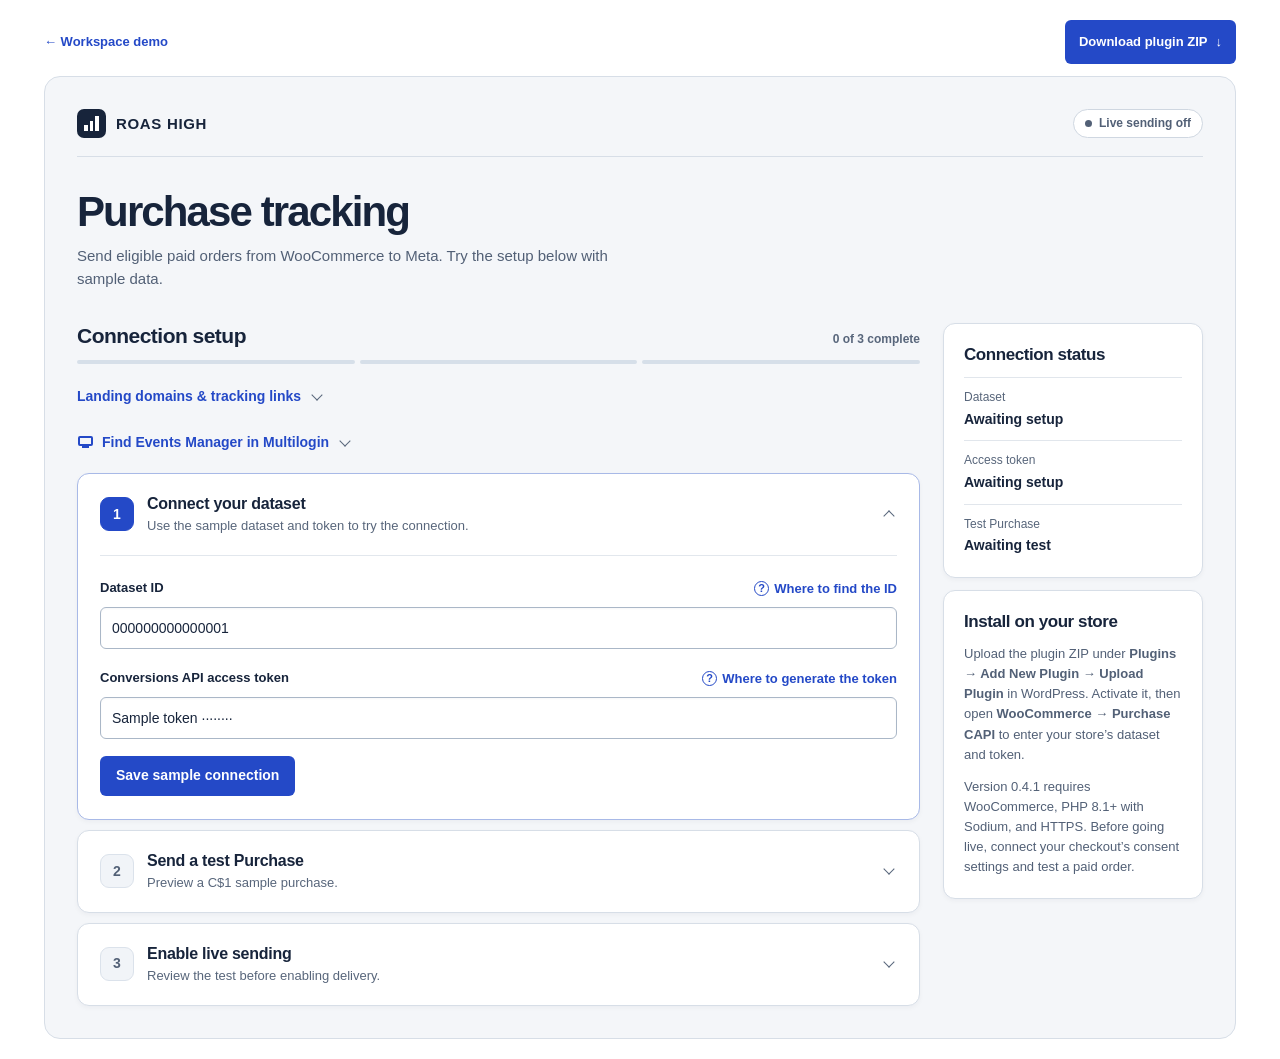
<file: purchase-tracking/index.html>
<!doctype html>
<html lang="en">
<head>
  <meta charset="utf-8">
  <meta name="viewport" content="width=device-width, initial-scale=1">
  <meta http-equiv="Content-Security-Policy" content="default-src 'self'; connect-src 'none'; object-src 'none'; form-action 'none'; base-uri 'none'">
  <meta name="description" content="Try ROAS HIGH Purchase tracking for WooCommerce with a sample dataset.">
  <title>Purchase tracking demo · ROAS HIGH</title>
  <link rel="stylesheet" href="./dashboard.css">
  <link rel="stylesheet" href="./preview.css">
  <script src="./tracking-links.js" defer></script>
  <script src="./preview.js" defer></script>
</head>
<body>
  <nav class="preview-nav" aria-label="Demo navigation">
    <a href="../#demo"><span aria-hidden="true">←</span> Workspace demo</a>
    <a class="download-plugin" href="https://github.com/mltoureK/roas-high-preview/releases/download/purchase-capi-v0.4.1/roas-high-purchase-capi-0.4.1.zip">Download plugin ZIP <span aria-hidden="true">↓</span></a>
  </nav>
  <main class="wrap rh-app">
    <header class="rh-mast">
      <span class="rh-brand"><span class="rh-logo" aria-hidden="true"><i></i><i></i><i></i></span> ROAS HIGH</span>
      <span class="rh-live-pill"><i aria-hidden="true"></i><span id="sending-status">Live sending off</span></span>
    </header>
    <div class="rh-heading">
      <h1>Purchase tracking</h1>
      <p>Send eligible paid orders from WooCommerce to Meta. Try the setup below with sample data.</p>
    </div>
    <noscript><p class="rh-notice">Enable JavaScript to try the three setup steps.</p></noscript>
    <div class="rh-layout">
      <section class="rh-flow" aria-labelledby="setup-title">
        <div class="rh-section-head">
          <h2 id="setup-title">Connection setup</h2>
          <span class="rh-count" role="status">0 of 3 complete</span>
        </div>
        <div class="rh-progress" aria-hidden="true"><i></i><i></i><i></i></div>
        <details class="rh-profile-guide">
          <summary>Landing domains &amp; tracking links<span class="rh-chevron" aria-hidden="true"></span></summary>
          <div class="rh-guide-body">
            <label class="rh-field">Landing domains · one per line<textarea class="rh-input" id="rh-domains" rows="2" maxlength="4096">shop.example.com</textarea></label>
            <label class="rh-field">Store page the button should open<input class="rh-input" type="url" required id="rh-destination" value="https://store.example.com/checkout/" data-base="https://store.example.com/"></label>
            <h3>Link for your squeeze-page button</h3>
            <div id="rh-store-links"></div><p id="rh-link-status" role="status"></p>
            <p>The installed plugin lets you send eligible purchases from all origins or only listed domains.</p>
          </div>
        </details>
        <details class="rh-profile-guide">
          <summary><span class="monitor" aria-hidden="true"></span>Find Events Manager in Multilogin<span class="rh-chevron" aria-hidden="true"></span></summary>
          <div class="rh-guide-body">
            <p>In Multilogin, select <strong>Browser</strong>, open your assigned folder and start your profile. Paste this address into a tab inside that profile. Choose your client’s dataset and keep WordPress open in another tab.</p>
            <div class="rh-guide-address">
              <input class="rh-input" id="events-address" type="text" readonly aria-label="Events Manager address" value="https://business.facebook.com/events_manager2/">
              <button class="rh-button rh-secondary" id="copy-address" type="button">Copy address</button>
            </div>
            <span class="rh-copy-status" id="copy-status" role="status"></span>
          </div>
        </details>
        <details class="rh-step is-current" open>
          <summary><span class="rh-step-no">1</span><span class="rh-step-title"><strong>Connect your dataset</strong><small>Use the sample dataset and token to try the connection.</small></span><span class="rh-chevron" aria-hidden="true"></span></summary>
          <div class="rh-step-body">
            <div class="rh-field">
              <div class="rh-field-head">
                <label for="dataset">Dataset ID</label>
                <details class="rh-help"><summary>Where to find the ID</summary><div class="rh-help-content">In Events Manager, open <strong>Data sources</strong>, select the store’s dataset and copy the <strong>Dataset ID</strong> from <strong>Settings</strong>.</div></details>
              </div>
              <input class="rh-input" id="dataset" readonly value="000000000000001">
            </div>
            <div class="rh-field">
              <div class="rh-field-head">
                <label for="token">Conversions API access token</label>
                <details class="rh-help"><summary>Where to generate the token</summary><div class="rh-help-content">In the same dataset’s <strong>Settings</strong>, find <strong>Conversions API</strong> and choose <strong>Generate access token</strong> under manual setup. Enter it in the installed WordPress plugin.</div></details>
              </div>
              <input class="rh-input" id="token" readonly value="Sample token ········">
            </div>
            <button class="rh-button rh-primary" type="button" id="connect">Save sample connection</button>
          </div>
        </details>
        <details class="rh-step">
          <summary><span class="rh-step-no">2</span><span class="rh-step-title"><strong>Send a test Purchase</strong><small>Preview a C$1 sample purchase.</small></span><span class="rh-chevron" aria-hidden="true"></span></summary>
          <div class="rh-step-body">
            <div class="rh-field">
              <div class="rh-field-head">
                <label for="test-code">Test event code</label>
                <details class="rh-help"><summary>Where to find the test code</summary><div class="rh-help-content">Open the same dataset’s <strong>Test events</strong> tab in Multilogin. Look under <strong>server events</strong> for the code beginning with TEST.</div></details>
              </div>
              <input class="rh-input" id="test-code" readonly value="TESTDEMO">
            </div>
            <p class="rh-field-hint" id="test-hint">Save the sample connection in step 1 to unlock the test.</p>
            <button class="rh-button rh-primary" type="button" id="test" disabled>Simulate test Purchase</button>
          </div>
        </details>
        <details class="rh-step">
          <summary><span class="rh-step-no">3</span><span class="rh-step-title"><strong>Enable live sending</strong><small>Review the test before enabling delivery.</small></span><span class="rh-chevron" aria-hidden="true"></span></summary>
          <div class="rh-step-body">
            <p id="review-hint">Finish the sample test in step 2 to unlock this step.</p>
            <label class="rh-check"><input type="checkbox" id="reviewed" disabled><span>I reviewed the sample Purchase.</span></label>
            <button class="rh-button rh-primary" type="button" id="enable" disabled>Enable in preview</button>
            <button class="rh-button rh-secondary" type="button" id="restart" hidden>Restart demo</button>
          </div>
        </details>
      </section>
      <aside class="rh-aside" aria-labelledby="status-title">
        <section class="rh-card">
          <h2 id="status-title">Connection status</h2>
          <dl class="rh-details-list">
            <div><dt>Dataset</dt><dd id="dataset-status">Awaiting setup</dd></div>
            <div><dt>Access token</dt><dd id="token-status">Awaiting setup</dd></div>
            <div><dt>Test Purchase</dt><dd id="test-status">Awaiting test</dd></div>
          </dl>
        </section>
        <section class="rh-card install-guide">
          <h2>Install on your store</h2>
          <p>Upload the plugin ZIP under <strong>Plugins → Add New Plugin → Upload Plugin</strong> in WordPress. Activate it, then open <strong>WooCommerce → Purchase CAPI</strong> to enter your store’s dataset and token.</p>
          <p>Version 0.4.1 requires WooCommerce, PHP 8.1+ with Sodium, and HTTPS. Before going live, connect your checkout’s consent settings and test a paid order.</p>
        </section>
      </aside>
    </div>
  </main>
</body>
</html>
</file>
<file: styles.css>
:root{
  --bg:#f5f3ee;
  --surface:#ffffff;
  --surface-2:#ece9e0;
  --surface-3:#e3dfd4;
  --ink:#121518;
  --ink-2:#464e56;
  --ink-3:#656e77;
  --line:#dcd8ce;
  --line-strong:#bfb9ab;
  --accent:#1a47d8;
  --accent-hover:#1236aa;
  --accent-soft:#e8eeff;
  --ok:#0f6b47;
  --ok-soft:#e4f5ec;
  --warn:#925200;
  --warn-soft:#fef3dc;
  --radius:12px;
  --radius-sm:8px;
  --shadow:0 1px 2px rgba(18,21,24,.05),0 10px 28px rgba(18,21,24,.06);
  --shadow-lg:0 24px 64px rgba(18,21,24,.22);
  --font:-apple-system,BlinkMacSystemFont,"Segoe UI",Inter,Helvetica,Arial,sans-serif;
  --mono:ui-monospace,SFMono-Regular,Menlo,Consolas,monospace;
  --max:1120px;
}
*,*::before,*::after{box-sizing:border-box}
[hidden]{display:none!important}
html{scroll-behavior:smooth;background:var(--bg);color:var(--ink);font-family:var(--font);line-height:1.5;-webkit-text-size-adjust:100%}
@media(prefers-reduced-motion:reduce){html{scroll-behavior:auto}*,*::before,*::after{animation-duration:.001ms!important;transition-duration:.001ms!important}}
body{margin:0;min-height:100vh}
img{max-width:100%;display:block}
button,input,select{font:inherit;color:inherit}
a{color:inherit}
:focus-visible{outline:2.5px solid var(--accent);outline-offset:2px}
.skip{position:absolute;left:-9999px;top:0;background:var(--ink);color:#fff;padding:.75rem 1rem;z-index:100;font-weight:600;border-radius:0 0 var(--radius-sm) 0}
.skip:focus{left:0}
.wrap{width:min(var(--max),calc(100% - 2rem));margin-inline:auto}

/* Header */
.site-header{position:sticky;top:0;z-index:20;background:rgba(245,243,238,.92);backdrop-filter:blur(10px);border-bottom:1px solid var(--line)}
.nav{display:flex;align-items:center;justify-content:space-between;gap:1rem;min-height:64px}
.logo{display:inline-flex;align-items:center;gap:.6rem;text-decoration:none;font-weight:800;letter-spacing:-.03em;font-size:1.05rem;white-space:nowrap}
.logo svg{width:26px;height:26px;flex:none}
.navlinks{display:flex;align-items:center;gap:.25rem}
.navlinks a{text-decoration:none;font-size:.9rem;font-weight:550;color:var(--ink-2);padding:.45rem .75rem;border-radius:var(--radius-sm);transition:background .15s,color .15s}
.navlinks a:hover{background:var(--surface-2);color:var(--ink)}
.navlinks .navcta{background:var(--ink);color:#fff;margin-left:.35rem}
.navlinks .navcta:hover{background:#2a3036;color:#fff}

/* Buttons */
.btn,.btn-ghost,.btn-subtle{display:inline-flex;align-items:center;justify-content:center;gap:.45rem;min-height:42px;padding:.55rem 1.05rem;border-radius:var(--radius-sm);font-weight:600;font-size:.92rem;text-decoration:none;cursor:pointer;border:1px solid transparent;transition:background .15s,border-color .15s,color .15s,transform .1s}
.btn{background:var(--accent);color:#fff}
.btn:hover{background:var(--accent-hover)}
.btn:active{transform:translateY(1px)}
.btn-ghost{background:var(--surface);color:var(--ink);border-color:var(--line-strong)}
.btn-ghost:hover{background:var(--surface-2);border-color:var(--ink)}
.btn-subtle{background:transparent;color:var(--ink-2);padding-inline:.65rem;min-height:36px;font-size:.86rem}
.btn-subtle:hover{background:var(--surface-2);color:var(--ink)}
button:disabled{opacity:.45;cursor:not-allowed}

/* Hero + Interactive Stage */
.hero{display:grid;grid-template-columns:minmax(0,1fr) minmax(0,1fr);align-items:center;gap:clamp(2rem,6vw,5rem);padding:clamp(3rem,7vw,6.5rem) 0}
.hero-copy{display:grid;justify-items:start;gap:1.4rem}
h1{margin:0;font:normal clamp(3.25rem,5.6vw,5rem)/.99 Georgia,serif;letter-spacing:-.055em;max-width:14ch;text-wrap:balance}
h1 em{font-weight:normal}
.handoff-preview{background:#fffefa;border:1px solid var(--line);padding:clamp(1.2rem,3vw,2.1rem);box-shadow:0 15px 36px rgba(55,46,28,.07)}
.handoff-preview header{display:flex;align-items:center;gap:.6rem;padding-bottom:1rem;border-bottom:1px solid var(--line);font-size:.82rem}
.sender-mark{display:grid;place-items:center;width:2rem;height:2rem;background:var(--ink);color:white;font-family:Georgia,serif}
.handoff-preview small{margin-left:auto;color:var(--ink-2)}
.handoff-preview .mail-letter{border:0;background:transparent;padding:1.15rem 0 0}
.handoff-preview .mail-letter h4{font:normal 1.55rem/1.15 Georgia,serif;letter-spacing:-.035em}
.handoff-preview .mail-letter li{margin-bottom:.45rem}
.handoff-preview .mail-letter p:last-child{margin-bottom:0}
#demo,#plans,#how,#request{scroll-margin-top:65px}
@media(max-width:760px){.hero{grid-template-columns:1fr}.hero-copy{gap:1rem}}
.sim-pill{display:inline-flex;align-items:center;gap:.45rem;font-family:var(--mono);font-size:.74rem;font-weight:600;letter-spacing:.04em;text-transform:uppercase;color:var(--ink-2);background:var(--surface);border:1px solid var(--line);padding:.35rem .65rem;border-radius:999px}
.sim-pill::before{content:"";width:7px;height:7px;border-radius:50%;background:var(--ok)}

.stage{background:var(--surface);border:1px solid var(--line-strong);border-radius:var(--radius);box-shadow:var(--shadow);overflow:hidden}
.stage-bar{display:flex;align-items:center;justify-content:space-between;gap:1rem;padding:.7rem 1rem;background:var(--surface-2);border-bottom:1px solid var(--line);font-size:.8rem}
.stage-dots{display:flex;align-items:center;gap:.4rem}
.stage-dots i{width:9px;height:9px;border-radius:50%;background:var(--line-strong);display:block}
.stage-title{font-family:var(--mono);font-size:.74rem;letter-spacing:.05em;text-transform:uppercase;color:var(--ink-2);font-weight:600}
.stage-body{padding:1.5rem}

/* Path chooser */
.paths-grid{display:grid;grid-template-columns:repeat(2,minmax(0,1fr));gap:1rem;margin-top:1rem}
.paths-head{display:flex;align-items:baseline;justify-content:space-between;gap:1rem;flex-wrap:wrap}
.paths-head h2{margin:0;font-size:1.35rem;letter-spacing:-.025em}
.path-card{display:flex;flex-direction:column;align-items:flex-start;text-align:left;gap:.55rem;padding:1.35rem;background:var(--bg);border:1.5px solid var(--line-strong);border-radius:var(--radius);cursor:pointer;transition:border-color .15s,background .15s,box-shadow .15s;width:100%}
.path-card:hover{border-color:var(--accent);background:var(--surface);box-shadow:0 6px 20px rgba(26,71,216,.08)}
.path-tag{font-family:var(--mono);font-size:.72rem;font-weight:700;text-transform:uppercase;letter-spacing:.05em;color:var(--accent);background:var(--accent-soft);padding:.2rem .5rem;border-radius:4px}
.path-card strong{font-size:1.12rem;letter-spacing:-.02em;color:var(--ink)}
.path-card .path-go{margin-top:.35rem;font-size:.88rem;font-weight:650;color:var(--accent);display:inline-flex;align-items:center;gap:.35rem}

/* Guided walkthrough */
.guide-top{display:flex;align-items:center;justify-content:space-between;gap:.75rem;flex-wrap:wrap;margin-bottom:.85rem}
.stages-nav{display:flex;gap:.35rem;overflow-x:auto;padding-bottom:.2rem;scrollbar-width:thin}
.stages-nav button{flex:none;background:var(--bg);border:1px solid var(--line);border-radius:999px;padding:.35rem .72rem;font-size:.8rem;font-weight:600;color:var(--ink-2);cursor:pointer;white-space:nowrap;min-height:34px}
.stages-nav button:hover{border-color:var(--ink-2);color:var(--ink)}
.stages-nav button[aria-current="step"]{background:var(--ink);color:#fff;border-color:var(--ink)}
.guide-progress{width:100%;height:5px;appearance:none;border:none;border-radius:999px;overflow:hidden;background:var(--surface-2);display:block;margin-bottom:1.25rem}
.guide-progress::-webkit-progress-bar{background:var(--surface-2)}
.guide-progress::-webkit-progress-value{background:var(--accent)}
.guide-progress::-moz-progress-bar{background:var(--accent)}

.scene-grid{display:grid;grid-template-columns:minmax(0,1fr) minmax(0,1.25fr);gap:1.5rem;align-items:start}
.scene-grid.single{grid-template-columns:1fr;max-width:660px}
.scene-meta{font-family:var(--mono);font-size:.74rem;font-weight:700;text-transform:uppercase;letter-spacing:.05em;color:var(--accent);margin-bottom:.35rem}
.scene-info h3{margin:0 0 .5rem;font-size:1.35rem;letter-spacing:-.025em;line-height:1.2}
.scene-info p{margin:0 0 .85rem;color:var(--ink-2);font-size:.94rem}
.expect-box{background:var(--bg);border-left:3px solid var(--ok);padding:.65rem .85rem;border-radius:0 var(--radius-sm) var(--radius-sm) 0;font-size:.87rem;color:var(--ink-2);margin:.85rem 0}
.expect-box b{color:var(--ink);display:block;font-size:.78rem;text-transform:uppercase;letter-spacing:.04em;margin-bottom:.15rem}
.scene-actions{display:flex;align-items:center;gap:.65rem;flex-wrap:wrap;margin-top:1rem}
.guide-foot{display:flex;align-items:center;justify-content:space-between;gap:1rem;margin-top:1.25rem;padding-top:1rem;border-top:1px solid var(--line)}

/* Simulated UI Frames */
.sim-frame{background:var(--bg);border:1px solid var(--line-strong);border-radius:var(--radius);overflow:hidden}
.sim-bar{display:flex;align-items:center;justify-content:space-between;gap:.75rem;padding:.55rem .9rem;background:var(--surface-2);border-bottom:1px solid var(--line);font-size:.82rem;font-weight:650}
.sim-bar small{font-family:var(--mono);font-size:.7rem;text-transform:uppercase;letter-spacing:.04em;color:var(--ink-3);font-weight:600}
.sim-path{padding:.4rem .9rem;background:var(--surface);border-bottom:1px solid var(--line);font-family:var(--mono);font-size:.75rem;color:var(--ink-2)}
.sim-pad{padding:1rem}

/* Mail UI */
.mail-row{width:100%;display:grid;grid-template-columns:auto 1fr auto;gap:.75rem;align-items:center;text-align:left;padding:.9rem;background:var(--surface);border:1.5px solid var(--accent);border-radius:var(--radius-sm);cursor:pointer;transition:background .15s}
.mail-row:hover{background:var(--accent-soft)}
.unread-dot{width:9px;height:9px;border-radius:50%;background:var(--accent);flex:none}
.mail-row b{display:block;font-size:.82rem;color:var(--ink-2)}
.mail-row strong{display:block;font-size:.96rem;color:var(--ink)}
.mail-row span{display:block;font-size:.84rem;color:var(--ink-2)}
.mail-open-cue{font-size:.8rem;font-weight:700;color:var(--accent);white-space:nowrap}
.mail-letter{background:var(--surface);border:1px solid var(--line);border-radius:var(--radius-sm);padding:1rem}
.mail-from{display:flex;align-items:center;gap:.65rem;padding-bottom:.75rem;margin-bottom:.75rem;border-bottom:1px solid var(--line)}
.mail-avatar{width:32px;height:32px;border-radius:8px;background:var(--ink);color:#fff;display:grid;place-items:center;font-weight:800;font-size:.85rem;flex:none}
.mail-from strong{display:block;font-size:.88rem}
.mail-from small{color:var(--ink-3);font-size:.78rem}
.mail-letter h4{margin:0 0 .5rem;font-size:1rem}
.mail-letter p,.mail-letter li{font-size:.89rem;color:var(--ink-2)}
.mail-letter ol{margin:.5rem 0 .85rem;padding-left:1.2rem}
.mail-letter li{margin-bottom:.35rem}

/* Agent status & reference shots */
.agent-card{background:var(--surface);border:1px solid var(--line);border-radius:var(--radius-sm);padding:1rem;display:flex;flex-direction:column;gap:.85rem}
.agent-head{display:flex;align-items:center;justify-content:space-between;gap:.75rem;flex-wrap:wrap}
.status-badge{display:inline-flex;align-items:center;gap:.4rem;font-family:var(--mono);font-size:.74rem;font-weight:700;padding:.25rem .6rem;border-radius:999px;text-transform:uppercase;letter-spacing:.04em}
.status-badge.off{background:var(--warn-soft);color:var(--warn)}
.status-badge.on{background:var(--ok-soft);color:var(--ok)}
.agent-confirm{background:var(--ok-soft);border:1px solid #b5e2cc;color:var(--ok);padding:.75rem .9rem;border-radius:var(--radius-sm);font-size:.88rem;font-weight:550}
.ref-figure{margin:.85rem 0 0;background:var(--surface);border:1px solid var(--line);border-radius:var(--radius-sm);overflow:hidden}
.ref-figure img{width:100%;max-height:220px;object-fit:cover;object-position:top;background:var(--surface-2)}
.ref-figure figcaption{display:flex;align-items:center;justify-content:space-between;gap:.5rem;padding:.5rem .75rem;font-size:.78rem;color:var(--ink-2);border-top:1px solid var(--line)}

/* Profile practice */
.search-field{display:block;margin-bottom:.85rem}
.search-field span{display:block;font-size:.78rem;font-weight:650;color:var(--ink-2);margin-bottom:.3rem}
.search-field input{width:100%;padding:.55rem .75rem;border:1px solid var(--line-strong);border-radius:var(--radius-sm);background:var(--surface);min-height:40px}
.profile-row{display:flex;align-items:center;justify-content:space-between;gap:.75rem;padding:.8rem .9rem;background:var(--surface);border:1px solid var(--line-strong);border-radius:var(--radius-sm);flex-wrap:wrap}
.profile-row b{display:block;font-size:.95rem}
.profile-row small{color:var(--ok);font-size:.8rem;font-weight:600}
.empty-msg{font-size:.88rem;color:var(--ink-2);padding:.75rem;background:var(--surface);border:1px dashed var(--line-strong);border-radius:var(--radius-sm);margin:0}

/* Account options & tables */
.acct-list{display:grid;gap:.55rem;margin-top:.75rem}
.acct-opt{display:flex;align-items:center;justify-content:space-between;width:100%;text-align:left;padding:.75rem .9rem;background:var(--surface);border:1px solid var(--line-strong);border-radius:var(--radius-sm);font-weight:600;font-size:.9rem;cursor:pointer}
.acct-opt:hover{border-color:var(--accent);background:var(--accent-soft)}
.acct-box{background:var(--surface);border:1px solid var(--line);border-radius:var(--radius-sm);padding:1rem}
.acct-box b{display:block;margin-bottom:.35rem}
.acct-box p{margin:0 0 .85rem;font-size:.89rem;color:var(--ink-2)}
.acct-btns{display:flex;gap:.55rem;flex-wrap:wrap}

.data-table{width:100%;border-collapse:collapse;background:var(--surface);border:1px solid var(--line);border-radius:var(--radius-sm);overflow:hidden;font-size:.88rem;font-variant-numeric:tabular-nums}
.data-table caption{text-align:left;font-size:.78rem;font-family:var(--mono);color:var(--ink-3);padding:.5rem .75rem;background:var(--surface-2);border-bottom:1px solid var(--line)}
.data-table th,.data-table td{padding:.65rem .75rem;text-align:left;border-bottom:1px solid var(--line)}
.data-table th{font-size:.75rem;text-transform:uppercase;letter-spacing:.05em;color:var(--ink-3);background:var(--bg);font-weight:700}
.data-table tr:last-child td{border-bottom:none}
.pill-status{display:inline-block;padding:.15rem .5rem;border-radius:999px;font-size:.75rem;font-weight:650}
.pill-draft{background:var(--surface-2);color:var(--ink-2)}
.pill-paused{background:var(--warn-soft);color:var(--warn)}

/* Sections */
.section{padding:3.5rem 0;border-top:1px solid var(--line)}
.sec-head{display:flex;align-items:baseline;justify-content:space-between;gap:1.5rem;margin-bottom:1.75rem;flex-wrap:wrap}
.sec-head h2{margin:0;font-size:clamp(1.5rem,2.8vw,2.1rem);letter-spacing:-.035em}
.sec-head p{margin:0;color:var(--ink-2);max-width:48ch;font-size:.94rem}

/* Plans */
.flagship{background:var(--surface);border-top:2px solid var(--ink);padding:clamp(1.2rem,3vw,2.5rem)}
.flagship header{padding-bottom:1.25rem;border-bottom:1px solid var(--line)}
.flagship h2{margin:0;font-size:clamp(1.85rem,3vw,2.6rem);letter-spacing:-.045em;line-height:1.1}
.flagship header p,.other-plan p{margin:.35rem 0 0;color:var(--ink-2)}
.flagship-body{display:grid;grid-template-columns:minmax(0,.85fr) minmax(0,1.15fr);gap:clamp(1.5rem,5vw,5rem);padding-top:1.4rem}
.flagship-price{display:grid;align-content:start;justify-items:start;gap:.8rem}
.plan-price{display:flex;align-items:baseline;gap:.55rem}
.plan-price strong{font-size:clamp(2.8rem,5vw,4rem);line-height:1;letter-spacing:-.055em}
.plan-price span{color:var(--ink-2);font-weight:600}
.plan-monthly{font-size:1.24rem;font-weight:600;color:var(--ink)}
.plan-signup{margin:0;padding:.75rem .9rem;background:var(--bg);border-radius:var(--radius-sm);font-size:.9rem}
.other-plan{display:flex;align-items:center;justify-content:space-between;gap:1.5rem;margin-top:1rem;padding:1.1rem 1.4rem;border:1px solid var(--line);border-radius:var(--radius)}
.other-plan h3{margin:0;font-size:1.05rem}
.other-plan p{font-size:.88rem}
.other-plan button{flex-shrink:0}
.compare-wrap{margin-top:1.5rem;background:var(--surface);border:1px solid var(--line);border-radius:var(--radius);overflow-x:auto}
.draft-note{margin:1rem 0 0;font-size:.84rem;color:var(--ink-2);line-height:1.55}

.offer-intro{max-width:36ch;margin:0;color:var(--ink-2);line-height:1.55}
.plan-scope{margin:0;display:grid;gap:1rem}
.plan-scope dt{font-weight:700}
.plan-scope dd{margin:.2rem 0 0;color:var(--ink-2);font-size:.94rem}
.handoff-example{margin-top:1rem}
.handoff-example .mail-letter{max-width:66ch;padding:.25rem .25rem .75rem}
@media(max-width:700px){.flagship-body{grid-template-columns:1fr}.other-plan{align-items:flex-start;flex-direction:column;gap:.7rem}}

/* How & Support */
.two-col{display:grid;grid-template-columns:minmax(0,1fr) minmax(0,1fr);gap:1.5rem;align-items:start}
.stack{display:grid;gap:.65rem}
details{background:var(--surface);border:1px solid var(--line);border-radius:var(--radius-sm);padding:.1rem .95rem}
details[open]{border-color:var(--line-strong)}
summary{padding:.85rem 0;font-weight:650;font-size:.94rem;cursor:pointer;list-style:none;display:flex;align-items:center;justify-content:space-between;gap:.75rem}
summary::-webkit-details-marker{display:none}
summary::after{content:"+";font-family:var(--mono);font-size:1.1rem;color:var(--ink-3);flex:none}
details[open] summary::after{content:"−";color:var(--ink)}
details > *:not(summary){margin:0 0 .9rem;font-size:.9rem;color:var(--ink-2)}
details ol{padding-left:1.25rem}
details li{margin-bottom:.35rem}
.chat-line{display:grid;grid-template-columns:72px 1fr;gap:.5rem;padding:.55rem .7rem;border-radius:6px;background:var(--bg);margin-bottom:.5rem!important}
.chat-line b{font-size:.78rem;text-transform:uppercase;letter-spacing:.04em;color:var(--ink)}
.chat-line.sup{background:var(--accent-soft)}
.chat-line.sup b{color:var(--accent)}

/* Request form */
.form-card{background:var(--surface);border:1px solid var(--line-strong);border-radius:var(--radius);padding:1.6rem}
.form-card h2{margin:0 0 .35rem;font-size:1.45rem;letter-spacing:-.03em}
.form-grid{display:grid;grid-template-columns:repeat(2,minmax(0,1fr));gap:.85rem}
.field{display:flex;flex-direction:column;gap:.35rem;margin-bottom:.85rem}
.field label{font-size:.84rem;font-weight:650;color:var(--ink)}
.field label span{font-weight:400;color:var(--ink-3)}
.field input,.field select{min-height:42px;padding:.55rem .75rem;border:1px solid var(--line-strong);border-radius:var(--radius-sm);background:var(--bg)}
.field input:focus,.field select:focus{background:var(--surface)}
.plan-chip{display:inline-flex;align-items:center;gap:.5rem;background:var(--accent-soft);color:var(--accent);padding:.35rem .65rem;border-radius:999px;font-size:.82rem;font-weight:650;margin-bottom:.85rem}
.plan-chip button{background:none;border:none;color:inherit;cursor:pointer;font-weight:800;padding:0 .2rem;line-height:1}
.form-foot{display:flex;align-items:center;justify-content:space-between;gap:1rem;flex-wrap:wrap;margin-top:.35rem}
.micro-sim{font-family:var(--mono);font-size:.75rem;color:var(--ink-3);margin:0}
.form-result{margin-top:1rem;padding:.85rem 1rem;background:var(--ok-soft);border:1px solid #b5e2cc;color:var(--ok);border-radius:var(--radius-sm);font-size:.9rem;font-weight:600}
.faq-col h3{margin:0 0 .85rem;font-size:1.15rem;letter-spacing:-.02em}

/* Footer */
.site-footer{border-top:1px solid var(--line);padding:1.5rem 0 2.25rem;display:flex;align-items:center;justify-content:space-between;gap:1rem;flex-wrap:wrap;font-size:.84rem;color:var(--ink-3)}

/* Workspace Explorer Dialog */
dialog{border:none;padding:0;background:transparent;max-width:none;max-height:none}
dialog::backdrop{background:rgba(18,21,24,.62);backdrop-filter:blur(3px)}
#explorer{width:min(1040px,calc(100vw - 1.5rem));max-height:calc(100vh - 2rem);border-radius:var(--radius);background:var(--surface);box-shadow:var(--shadow-lg);border:1px solid var(--line-strong);overflow:hidden}
#explorer[open]{display:flex;flex-direction:column}
.lab-header{display:flex;align-items:center;justify-content:space-between;gap:1rem;padding:.85rem 1.15rem;background:var(--ink);color:#fff}
.lab-header small{display:block;font-family:var(--mono);font-size:.7rem;letter-spacing:.06em;color:#b8c0c8}
.lab-header h2{margin:.1rem 0 0;font-size:1.05rem;letter-spacing:-.02em}
.lab-close{background:rgba(255,255,255,.12);color:#fff;border:1px solid rgba(255,255,255,.22);border-radius:var(--radius-sm);padding:.4rem .8rem;font-weight:600;font-size:.85rem;cursor:pointer;min-height:36px}
.lab-close:hover{background:rgba(255,255,255,.22)}

.coach-bar{display:flex;align-items:center;justify-content:space-between;gap:.85rem;padding:.7rem 1.15rem;background:var(--accent-soft);border-bottom:1px solid #c7d6ff;flex-wrap:wrap}
.coach-bar.detour{background:var(--warn-soft);border-bottom-color:#efd19b}
.coach-bar.done{background:var(--ok-soft);border-bottom-color:#b5e2cc}
.coach-bar.free{background:var(--surface-2);border-bottom-color:var(--line)}
.coach-copy small{display:block;font-family:var(--mono);font-size:.7rem;font-weight:700;letter-spacing:.05em;text-transform:uppercase;color:var(--accent)}
.coach-bar.detour .coach-copy small{color:var(--warn)}
.coach-bar.done .coach-copy small{color:var(--ok)}
.coach-bar.free .coach-copy small{color:var(--ink-3)}
.coach-copy strong{font-size:.93rem;color:var(--ink)}
.coach-actions{display:flex;align-items:center;gap:.5rem;flex-wrap:wrap}

.lab-shell{display:grid;grid-template-columns:220px minmax(0,1fr);flex:1;min-height:420px;overflow:auto}
.lab-nav{background:var(--bg);border-right:1px solid var(--line);padding:.85rem;display:flex;flex-direction:column;gap:.35rem}
.lab-nav-label{font-family:var(--mono);font-size:.7rem;text-transform:uppercase;letter-spacing:.05em;color:var(--ink-3);padding:.25rem .5rem .4rem;font-weight:700}
.lab-nav button{width:100%;text-align:left;padding:.6rem .75rem;border-radius:var(--radius-sm);border:1px solid transparent;background:transparent;font-weight:600;font-size:.88rem;color:var(--ink-2);cursor:pointer;min-height:40px}
.lab-nav button:hover{background:var(--surface-2);color:var(--ink)}
.lab-nav button[aria-pressed="true"]{background:var(--surface);color:var(--ink);border-color:var(--line-strong);box-shadow:0 1px 2px rgba(0,0,0,.04)}
.lab-pane{padding:1.25rem;overflow:auto}
.lab-kicker{font-family:var(--mono);font-size:.72rem;text-transform:uppercase;letter-spacing:.05em;color:var(--ink-3);display:block;margin-bottom:.2rem}
.lab-pane h3{margin:0 0 .85rem;font-size:1.25rem;letter-spacing:-.025em}
.lab-pane p{margin:0 0 .85rem;font-size:.9rem;color:var(--ink-2)}
.lab-record{display:flex;align-items:center;justify-content:space-between;gap:1rem;padding:1rem;background:var(--bg);border:1px solid var(--line-strong);border-radius:var(--radius-sm);flex-wrap:wrap;margin-top:.75rem}
.lab-record small{display:block;font-family:var(--mono);font-size:.7rem;color:var(--ink-3);letter-spacing:.04em}
.lab-record h4{margin:.15rem 0;font-size:1.05rem}
.lab-record span{font-size:.84rem;color:var(--ok);font-weight:600}

.browser-mock{border:1.5px solid var(--ink);border-radius:var(--radius);overflow:hidden;background:var(--surface);box-shadow:var(--shadow)}
.browser-bar{display:flex;align-items:center;gap:.65rem;padding:.55rem .85rem;background:var(--surface-2);border-bottom:1px solid var(--line);font-family:var(--mono);font-size:.75rem;color:var(--ink-2)}
.browser-url{flex:1;background:var(--surface);border:1px solid var(--line);border-radius:5px;padding:.25rem .6rem;color:var(--ink)}
.browser-body{padding:1rem}
.lab-tiles{display:grid;grid-template-columns:repeat(2,minmax(0,1fr));gap:.85rem}
.tile-btn{display:flex;flex-direction:column;align-items:flex-start;gap:.3rem;padding:1rem;background:var(--bg);border:1px solid var(--line-strong);border-radius:var(--radius-sm);cursor:pointer;text-align:left;font-weight:700}
.tile-btn:hover{border-color:var(--accent);background:var(--accent-soft)}
.tile-btn small{font-weight:500;color:var(--ink-2);font-size:.82rem}

.lab-tabs{display:flex;gap:.45rem;flex-wrap:wrap;margin-bottom:.85rem}
.lab-tabs button{padding:.45rem .85rem;border-radius:var(--radius-sm);border:1px solid var(--line-strong);background:var(--bg);font-weight:600;font-size:.85rem;cursor:pointer;min-height:38px}
.lab-tabs button[aria-pressed="true"]{background:var(--ink);color:#fff;border-color:var(--ink)}
.lab-crumb{font-family:var(--mono);font-size:.78rem;color:var(--ink-2);background:var(--surface-2);padding:.4rem .7rem;border-radius:6px;margin-bottom:.75rem;display:inline-block}
.table-link{background:none;border:none;padding:.2rem .4rem;margin:-.2rem -.4rem;color:var(--accent);font-weight:700;cursor:pointer;border-radius:4px;text-align:left}
.table-link:hover{background:var(--accent-soft);text-decoration:underline}
.lab-log{margin-top:.85rem;padding:.85rem;background:var(--bg);border:1px solid var(--line);border-radius:var(--radius-sm);font-family:var(--mono);font-size:.82rem;display:grid;gap:.4rem}
.receipt-row{padding:.45rem .65rem;background:var(--ok-soft);color:var(--ok);border-radius:5px;font-weight:650}
.lab-foot{padding:.6rem 1.15rem;background:var(--surface-2);border-top:1px solid var(--line);font-family:var(--mono);font-size:.74rem;color:var(--ink-3)}

.next-click{outline:2.5px solid var(--accent)!important;outline-offset:2px;box-shadow:0 0 0 5px rgba(26,71,216,.18)!important;position:relative}
.next-click::after{content:"NEXT";font-family:var(--mono);font-size:.62rem;font-weight:800;letter-spacing:.05em;background:var(--accent);color:#fff;padding:.12rem .35rem;border-radius:4px;margin-left:.5rem;vertical-align:middle}
.btn.next-click::after{background:#fff;color:var(--accent)}

/* Lightbox */
#lightbox{width:min(880px,calc(100vw - 2rem));background:var(--surface);border-radius:var(--radius);padding:1rem;box-shadow:var(--shadow-lg);border:1px solid var(--line-strong)}
#lightbox[open]{display:grid;gap:.75rem}
.lb-top{display:flex;align-items:center;justify-content:space-between;gap:1rem}
.lb-top span{font-size:.86rem;font-weight:650;color:var(--ink-2)}
#lightbox img{width:100%;max-height:76vh;object-fit:contain;border-radius:var(--radius-sm);background:var(--surface-2)}

@media(max-width:860px){
  .scene-grid,.two-col,.paths-grid,.lab-shell,.lab-tiles,.form-grid{grid-template-columns:1fr}
  .lab-nav{border-right:none;border-bottom:1px solid var(--line);flex-direction:row;overflow-x:auto;padding:.6rem}
  .lab-nav-label{display:none}
  .lab-nav button{width:auto;white-space:nowrap}
}
@media(max-width:560px){
  .navlinks a:not(.navcta){display:none}
  .stage-body{padding:1rem}
  .hero{padding:1.5rem 0 2.25rem}
}

/* First-launch walkthrough */
.launch-card{max-width:46rem;margin:auto;border:1px solid var(--line);border-radius:var(--radius);overflow:hidden;background:var(--surface)}
.launch-card .launch-content{padding:clamp(1.2rem,4vw,2.5rem)}
.launch-content h3{font-size:clamp(1.45rem,3vw,2rem);line-height:1.15;letter-spacing:-.035em;margin:0}
.launch-content p{color:var(--ink-2);margin:.65rem 0 1.3rem}
.launch-content .mail-from{margin-bottom:1.3rem}
.launch-content h3:focus{outline:none}
.tour-position{font-size:.82rem;color:var(--ink-2)}
/* Post-launch sample workspace */
.inline-demo .launch-result {
  --console-line: #d5dce1;
  --console-ink: #202d38;
  --console-muted: #536470;
  --console-accent: #204d75;
  container: workspace / inline-size;
  color: var(--console-ink);
}
.inline-demo .launch-result .launch-content { padding: 0; }
.launch-result .sim-bar {
  min-height: 2.35rem;
  padding: .45rem .9rem;
  background: #fff;
  border-bottom: 1px solid var(--console-line);
  color: var(--console-ink);
}
.inline-demo .launch-result .sim-bar h3 { margin: 0; font: 700 .9rem/1.3 var(--font); letter-spacing: 0; align-self: center; }
.launch-result .sim-bar small { color: var(--console-muted); font-size: .65rem; white-space: nowrap; }
.campaign-photo { position: relative; --photo-width: max(100cqw, 40rem); }
.photo-viewport { overflow: hidden; }
.photo-viewport img { display: block; width: var(--photo-width); max-width: none; height: auto; }
.photo-caption { padding: .45rem .9rem; background: #f7f8fa; font: .73rem/1.4 var(--font); }
.photo-caption a { color: #415773; }
.account-initials { display: grid; place-items: center; flex: none; width: 1.9rem; height: 1.9rem; border-radius: .3rem; background: #293746; color: white; font: 650 .72rem var(--mono); }
.account-picker {
  position: absolute; z-index: 2;
  top: calc(var(--photo-width) * .009); left: calc(var(--photo-width) * .133);
  width: calc(var(--photo-width) * .233); margin: 0; padding: 0; border: 0; background: transparent;
}
.account-picker > summary {
  display: flex; align-items: center; justify-content: space-between; gap: .3rem;
  box-sizing: border-box; height: max(30px,calc(var(--photo-width) * .033)); width: 100%; padding: 0 .5rem;
  border: 2px solid #315bd6; border-radius: .3rem; background: white; color: #142b47;
  box-shadow: 0 0 0 2px white, 0 0 0 4px #315bd63b; cursor: pointer;
}
.account-picker > summary:focus-visible { outline: 3px solid #101f41; outline-offset: 2px; }
.account-picker > summary:hover, .account-picker[open] > summary { border-color: #4b6d8c; background: #f8fbff; }
.account-picker > summary::after, .account-picker[open] > summary::after { content: none; }
.account-selection { display: flex; align-items: baseline; flex-wrap: wrap; gap: .08rem .5rem; min-width: 0; line-height: 1.3; }
.account-selection small { font-weight: 500; color: var(--console-muted); font-size: .71rem; }
.account-selection strong { font-size: clamp(.68rem, 1.4cqw, .9rem); }
.account-caret { flex: none; width: .46rem; height: .46rem; margin: 0 .15rem .2rem; border: solid var(--console-accent); border-width: 0 1.6px 1.6px 0; transform: rotate(45deg); }
.account-picker[open] .account-caret { transform: rotate(225deg); margin-block: .2rem 0; }
.account-picker > .account-choices {
  position: absolute;
  z-index: 3;
  inset: calc(100% + .35rem) auto auto 0;
  display: grid;
  grid-template-columns: minmax(8.5rem,.78fr) minmax(0,1.3fr);
  width: min(31rem, 82cqw);
  margin: 0;
  border: 1px solid #b9c4cd;
  border-radius: .4rem;
  background: white;
  color: var(--console-ink);
  box-shadow: 0 5px 18px #162b3e24;
}

.portfolio-pane, .portfolio-accounts { min-width: 0; padding: .65rem; }
.portfolio-pane { background: #f4f6f8; border-radius: .4rem 0 0 .4rem; border-right: 1px solid var(--console-line); }
.portfolio-pane > small { display: block; margin: .3rem .15rem .6rem; color: var(--console-muted); font-size: .74rem; font-weight: 650; }
.portfolio-name { display: flex; align-items: center; gap: .48rem; padding: .5rem; background: #e5eaef; border-radius: .25rem; font-size: .83rem; line-height: 1.28; }
.portfolio-info { display: grid; gap: .1rem; }
.portfolio-info small { font-size: .7rem; color: var(--console-muted); }
.account-list-head { display: flex; align-items: center; justify-content: space-between; gap: .35rem; padding: 0 .15rem .3rem; }
.account-list-head strong { font-size: .85rem; }
.account-choices button { min-height: 40px; border: 0; border-radius: .25rem; background: transparent; text-align: left; color: var(--console-ink); cursor: pointer; }
#manage-ad-accounts { padding: .3rem .72rem; border: 1px solid #acbbc8; color: var(--console-accent); font-size: .8rem; font-weight: 650; }
#manage-ad-accounts:is(:hover,[aria-expanded="true"]) { background: #edf3f8; border-color: #537593; }
#workspace-accounts { display: grid; gap: .15rem; }
#workspace-accounts button { display: grid; grid-template-columns: minmax(0,1fr) auto; align-content: center; width: 100%; padding: .45rem .6rem; line-height: 1.3; }
#workspace-accounts strong, #workspace-accounts small { grid-column: 1; }
#workspace-accounts strong { font-size: .8rem; }
#workspace-accounts small { font-size: .7rem; color: var(--console-muted); }
#workspace-accounts button:hover, .account-actions button:hover { background: #f1f4f7; }
#workspace-accounts button[aria-pressed="true"] { background: #e8f0f7; color: #204b70; }
#workspace-accounts button[aria-pressed="true"]::after { content: "✓"; grid-area: 1 / 2 / 3; align-self: center; padding-left: .3rem; }
.account-actions { display: grid; margin: .12rem 0 .4rem; padding-block: .15rem; border-block: 1px solid var(--console-line); }
.account-actions button { width: 100%; padding: .3rem .6rem; font-size: .8rem; font-weight: 600; }
.account-result-footer { display: flex; align-items: center; justify-content: space-between; flex-wrap: wrap; gap: .6rem 1rem; padding: .8rem 1rem; border-top: 1px solid var(--console-line); background: #fff; }
.account-context { display: flex; align-items: center; flex-wrap: wrap; gap: .24rem .65rem; color: var(--console-muted); font-size: .78rem; }
.account-state { display: inline-flex; align-items: center; gap: .35rem; color: #41505e; font-weight: 650; }
.account-state[data-verified] { color: #28583f; }
.account-state[data-verified]::before { background: #36835a; }
@container workspace (max-width: 38rem) {
  .photo-viewport { max-height: 16rem; }
  .account-picker > summary { min-height: 44px; }
  .account-picker > .account-choices {
    left: calc(.4rem - var(--photo-width) * .133); width: calc(100cqw - .8rem);
    grid-template-columns: 1fr;
  }
  .campaign-photo:has(.account-picker[open]) { display: grid; background: #f3f5f8; }
  .campaign-photo:has(.account-picker[open]) .photo-viewport,
  .campaign-photo .account-picker[open] { grid-area: 1 / 1; }
  .campaign-photo .account-picker[open] {
    position: relative; inset: auto; align-self: start;
    margin: calc(var(--photo-width) * .009) 0 .5rem calc(var(--photo-width) * .133);
  }
  .account-picker[open] > .account-choices { position: relative; top: auto; margin-top: .4rem; }
  .portfolio-pane { display: flex; align-items: center; justify-content: space-between; gap: .4rem; border: 0; border-bottom: 1px solid var(--console-line); }
  .portfolio-pane > small { margin: 0; }
  .portfolio-name { padding: .2rem .3rem; }
  .account-choices button { min-height: 44px; }
  .account-result-footer { align-items: flex-start; }
}
.profile-capture{position:relative;margin-top:.8rem}
.profile-capture img{width:100%;height:auto;border-radius:8px}
.profile-play{position:absolute;left:8.24%;top:67.62%;transform:translate(-50%,-50%);width:max(6%,44px);height:max(29%,44px);background:transparent;border:2px solid #a9c7ff;border-radius:9px;cursor:pointer}
.profile-play:hover,.profile-play:focus-visible{box-shadow:0 0 0 3px #719cff80;outline:2px solid white}

.reasons{scroll-margin-top:65px}
.stage-reader-title{position:absolute;width:1px;height:1px;overflow:hidden;clip-path:inset(50%);white-space:nowrap}
.reason-group{
  --stage-bg:#192a32;--stage-ink:#faf7ee;--stage-muted:#d3dddf;
  color:var(--stage-ink);background:var(--stage-bg);
  display:grid;grid-template-columns:minmax(0,.95fr) minmax(0,1.05fr);
  gap:clamp(2rem,7vw,7rem);align-content:center;
  padding:clamp(4rem,8vw,8rem) max(1.25rem,calc((100% - var(--max))/2));
  min-height:70svh;
}
.reason-group:nth-of-type(2){--stage-bg:#e4eafe;--stage-ink:#152b62;--stage-muted:#344567}
.reason-group:nth-of-type(3){--stage-bg:#e1ebe2;--stage-ink:#203a2c;--stage-muted:#3a5043}
.reason-group h3{font:normal clamp(2.75rem,6vw,5.5rem)/1.02 Georgia,serif;letter-spacing:-.055em;margin:0;align-self:start;text-wrap:balance}
.reason-group ol{margin:0;padding-left:2.25rem}
.reason-group li{border-top:1px solid color-mix(in srgb,currentColor 24%,transparent);padding:.9rem 0 .95rem .4rem}
.reason-group li::marker{color:var(--stage-muted);font-family:var(--mono);font-size:.8rem}
.reason-group h4{font-size:clamp(1.05rem,2vw,1.3rem);margin:0}
.reason-group p{margin:.25rem 0 0;color:var(--stage-muted)}
@media(max-width:700px){.reason-group{grid-template-columns:1fr;gap:1.75rem;min-height:auto;padding-block:3.5rem}}

.stage-lead{align-self:start}
.stage-profile,.spend-compare,.stage-message{display:block;margin-top:1.75rem}
.stage-profile{color:inherit;text-decoration:none}
.stage-profile img{border-radius:8px;border:1px solid #57686f}
.stage-profile span{display:inline-block;padding:.6rem 0;text-decoration:underline;text-underline-offset:4px}
.spend-compare{padding:1.2rem;border:1px solid #99a9cd;border-radius:10px;background:#f4f6ff;color:#152b62}
.spend-compare label,.spend-compare div{display:flex;justify-content:space-between;align-items:baseline;gap:.5rem}
.spend-compare output{font-weight:700}.spend-compare input{width:100%;accent-color:#294bc0;margin:.75rem 0;min-height:32px}
.spend-compare div{padding:.35rem 0;border-top:1px solid #d1d9ef}
.stage-message{background:#f6fbf5;border:1px solid #a5b8a9;border-radius:8px;padding:.75rem 1rem;color:#203a2c}
.stage-message summary{cursor:pointer;font-weight:600}.stage-message p{padding:.65rem 0}.stage-message strong{display:block;font-size:.8rem}

.inline-demo{min-width:0;color:var(--ink);align-self:center}
.inline-demo .launch-content p{color:var(--ink-2)}
.inline-demo .launch-content{padding:clamp(1rem,2vw,2rem)}
.stage-points{list-style:none;margin:1.25rem 0 0;padding:0;align-self:center}
.stage-points li{padding:.65rem 0}
.stage-price{align-self:center;scroll-margin-top:80px}
.stage-price h4{margin:0}.stage-price .rate{font-size:1.2rem;color:var(--stage-ink)}
.stage-price .rate strong{font:normal clamp(3.5rem,6vw,5.5rem) Georgia,serif;letter-spacing:-.06em}
.stage-price .btn{margin:1rem 0}.stage-price small{display:block;max-width:48ch}

.inbox-capture{display:block;width:100%;padding:0;border:2px solid #8baaff;border-radius:8px;overflow:hidden;cursor:pointer;background:#262626;min-height:44px}
.inbox-capture img{width:100%;height:auto}
.inbox-capture:hover{box-shadow:0 0 0 3px #7b9dff50}

/* Phone-first tutorial framing */
.reason-group:first-of-type .stage-lead{grid-column:1/-1}
.reason-group:first-of-type .stage-points{display:flex;flex-wrap:wrap;gap:.3rem 1.5rem;margin-top:1rem}
.reason-group:first-of-type .stage-points li{border:0;padding:0;font-size:.9rem}
.inline-demo{grid-column:1/-1}
.inline-demo .launch-card{max-width:none}
.inline-demo .launch-content h3{font:600 clamp(1.3rem,3vw,2rem)/1.15 var(--font);letter-spacing:-.035em}
.browser-preview{background:#dce5f5;color:#253041}
.browser-tab{display:flex;align-items:center;justify-content:space-between;padding:.7rem 1rem;font-size:.85rem}
.browser-tab small{font-size:.7rem;color:#4c596e}
.browser-address{display:flex;gap:.75rem;align-items:center;padding:.5rem .8rem;background:#f2f5fb;border-bottom:1px solid #ccd3df;font-size:.8rem}
.browser-address span:last-child{background:white;border-radius:999px;padding:.3rem .8rem;flex:1}
.inline-demo [data-screen=inbox] .launch-content{min-height:260px;background:#202124;color:#f2f3f5}
.inline-demo [data-screen=inbox] .launch-content p{color:#d3d5da}
.inbox-capture{margin-top:1.25rem}
@media(max-width:700px){
  .inline-demo .stage-body{padding:.65rem}
  .inline-demo .stage-title{font:500 .66rem var(--font);text-transform:none;letter-spacing:0}
  .inline-demo .stage-bar{padding:.6rem .65rem}
  .inline-demo .guide-foot{flex-wrap:wrap;gap:.3rem}
  .inline-demo .launch-content{padding:1rem}
  .inline-demo .profile-capture{min-height:110px;overflow:hidden;border-radius:8px}
  .inline-demo .profile-capture img{width:auto;max-width:none;height:110px}
  .inline-demo .profile-play{left:44px;top:74px;width:44px;height:44px}
}

.gmail-capture{position:relative;margin-top:1.25rem;background:#262626;border-radius:8px;overflow:hidden}
.gmail-capture img{width:100%;height:auto}
.gmail-invite-hit{position:absolute;left:37.4%;top:74%;width:62.6%;height:26%;min-height:44px;cursor:pointer;border:2px solid #a9c4ff;background:transparent;color:white;text-align:right}
.gmail-invite-hit span{position:absolute;right:.4rem;bottom:.3rem;padding:.15rem .4rem;background:#174ac1;border-radius:4px;font-size:.7rem}
.gmail-invite-hit:hover{background:#89afff20}
@media(max-width:700px){.gmail-capture img{width:calc(100% + 110px);max-width:none;transform:translateX(-110px)}.gmail-capture{min-height:115px}.gmail-invite-hit{left:13%;width:87%;top:auto;bottom:0;height:44px}}

.opened-mail-capture{position:relative;background:white;border:1px solid var(--line);overflow:hidden;border-radius:8px}
.opened-mail-capture img{width:100%;height:auto}
.opened-mail-join{position:absolute;left:1.67%;top:1.7%;width:12.83%;height:11.43%;min-height:44px;min-width:44px;border:2px solid #82a8ff;border-radius:9px;background:transparent;cursor:pointer}
.opened-mail-join:hover{box-shadow:0 0 0 3px #457dff60}
@media(max-width:700px){.opened-mail-capture img{width:600px;max-width:none}.opened-mail-join{left:10px;top:6px;width:77px;height:44px}}

.opened-mail-capture{overflow-x:auto}
.opened-mail-canvas{position:relative;width:100%;min-width:600px}
.opened-mail-canvas img{width:100%;max-width:100%;height:auto}
.mail-help-link,.mail-email-link{position:absolute;top:80.6%;height:6.3%;min-height:32px;border-radius:3px}
.mail-help-link{left:24.8%;width:11.6%}
.mail-email-link{left:51.2%;width:23.5%}
.mail-help-link:hover,.mail-email-link:hover{background:#175bff18;outline:1px solid #175bff}
@media(max-width:700px){.opened-mail-join{left:1.67%;top:1.7%;width:12.83%;height:11.43%}}

.signin-capture{max-width:450px;margin:auto;background:white;border-radius:14px;overflow:hidden}
.signin-capture img{width:100%;height:auto}
.sample-email{margin:0 5.5%;padding:.5rem .75rem;border:2px solid #0866ff;border-radius:7px;color:#555;background:white;font-size:clamp(.85rem,2vw,1.1rem)}
.signin-bottom{position:relative}
.signin-continue{position:absolute;left:5.5%;top:67.7%;width:89%;height:16.1%;min-height:32px;cursor:pointer;border:2px solid #82a8ff;border-radius:7px;background:transparent}
.signin-continue:hover{box-shadow:0 0 0 3px #457dff60}

.workspace-menu{background:#eef0f5;border:1px solid var(--line);border-radius:10px;padding:1rem;min-height:270px}
.workspace-menu summary{display:flex;align-items:center;justify-content:space-between;cursor:pointer;gap:1rem;font-size:.85rem}
.account-avatar{padding:.7rem;background:#174eab;color:white;border-radius:50%;font-weight:700}
.workspace-menu-body{margin-left:auto;max-width:330px;background:white;border-radius:8px;overflow:hidden;margin-top:.5rem}
.sample-account{padding:.6rem 1rem;font-size:.85rem;color:#333}
.workspace-menu-picture{position:relative}
.workspace-menu-picture img{width:100%;height:auto}
.workspace-select-hit{position:absolute;top:0;left:5.2%;width:91.5%;height:39%;min-height:44px;border:2px solid #82a8ff;border-radius:4px;background:transparent;cursor:pointer}
.workspace-select-hit:hover{background:#175bff15}

.setup-shot{position:relative;max-width:620px;margin:1rem auto}
.setup-shot img{width:100%;height:auto}
.setup-download-hit,.setup-help-hit{position:absolute;background:transparent;border:2px solid #82a8ff;border-radius:6px;cursor:pointer;min-height:36px}
.setup-download-hit{left:8%;top:54%;width:36.5%;height:6.5%}
.setup-help-hit{left:80.5%;top:2.7%;width:11%;height:5%;min-width:44px}
.setup-download-hit:hover,.setup-help-hit:hover{box-shadow:0 0 0 3px #457dff60}

.sample-login-trigger{margin-bottom:.4rem}
.sample-login-status{font-size:.85rem;min-height:1.3em}
.sample-password{position:absolute;left:8%;top:14%;width:76%;height:12%;display:flex;align-items:center;background:white;color:#252525;font-size:clamp(.85rem,2vw,1.15rem)}
.signin-continue.sample-ready{box-shadow:0 0 0 4px #6c98ff65}

.managed-plans{scroll-margin-top:80px;min-width:0}
.access-plan{padding:1.1rem;border:1px solid #a5b4d5;border-radius:10px;background:#f2f5ff;margin-bottom:1rem}
.access-plan h4{margin:0;font-size:1.15rem}
.access-plan .rate{color:#152b62;margin:.5rem 0}
.access-plan .rate strong{font:normal clamp(2.8rem,5vw,4rem) Georgia,serif;letter-spacing:-.06em}
.access-plan .btn,.access-plan .btn-ghost{margin-top:.75rem}
.scale-plan{border:2px solid #1a47d8;background:white}
.access-terms{font-size:.9rem}
.access-details{margin:.8rem 0;font-size:.9rem}.access-details summary{cursor:pointer;font-weight:600}
.managed-plans small{display:block;color:#344567;font-size:.8rem}

.buy-reasons{margin:1.5rem 0 0;padding-left:1.75rem}
.buy-reasons li{padding:.65rem 0 .65rem .4rem;border-top:1px solid color-mix(in srgb,currentColor 20%,transparent)}
.buy-reasons li::marker{font: .85rem var(--mono);color:var(--stage-muted)}
.buy-reasons strong{font-weight:600;font-size:clamp(1rem,1.7vw,1.2rem)}
.buy-reasons span{display:block;color:var(--stage-muted);font-size:.9rem;margin-top:.2rem}
.reason-group:first-of-type .buy-reasons{display:grid;grid-template-columns:repeat(2,minmax(0,1fr));gap:0 2rem;max-width:800px}
@media(max-width:600px){.reason-group:first-of-type .buy-reasons{grid-template-columns:1fr}}

/* Let the nearest benefit lead as the page scrolls. */
.reason-group .buy-reasons,.reason-group:first-of-type .buy-reasons{display:block;max-width:800px}
.reason-group .buy-reasons li{padding:clamp(1rem,3vh,2rem) .5rem;transition:opacity .25s,background .25s,border-color .25s;opacity:.55}
.reason-group .buy-reasons strong{font:500 clamp(1.25rem,2.5vw,2rem)/1.2 var(--font);letter-spacing:-.035em}
.reason-group .buy-reasons li[data-focused]{opacity:1;background:color-mix(in srgb,currentColor 7%,transparent);border-color:currentColor}
.reason-group .buy-reasons li:focus-within{opacity:1}
@media(prefers-reduced-motion:reduce){.reason-group .buy-reasons li{transition:none}}

/* Next-click labels remain attached to the screenshot controls. */
.click-coach{position:absolute;bottom:calc(100% + 6px);left:0;display:flex;align-items:center;gap:.4rem;width:max-content;max-width:220px;padding:.35rem .55rem;border-radius:5px;background:#172d65;color:#fff;font:600 .75rem/1.2 var(--font);box-shadow:0 2px 8px #0002;pointer-events:none;text-align:left}
.click-coach b{font-size:1.1rem;line-height:1}
.gmail-invite-hit .click-coach{right:8px;left:auto;background:#172d65;font-size:.75rem;bottom:calc(100% + 6px)}
.opened-mail-join .click-coach{bottom:auto;top:calc(100% + 5px)}
.opened-mail-join .click-coach b{transform:rotate(180deg)}
.workspace-select-hit .click-coach{bottom:auto;top:calc(100% + 5px)}
.workspace-select-hit .click-coach b{transform:rotate(180deg)}
.workspace-menu summary{outline:2px solid #82a8ff;outline-offset:3px;border-radius:6px}
@media(max-width:700px){.click-coach{font-size:.66rem;padding:.25rem .4rem;max-width:180px}.gmail-invite-hit .click-coach{font-size:.66rem}}

.workspace-screenshot-scroll{overflow-x:auto;border:1px solid var(--line);border-radius:9px;background:#e9edf5;margin-top:1rem}
.workspace-screenshot{position:relative;width:100%;min-width:1000px}
.workspace-screenshot img{display:block;width:100%;height:auto}
.real-avatar-hit,.real-workspace-hit{position:absolute;border:2px solid #82a8ff;border-radius:7px;background:transparent;cursor:pointer;min-height:32px;min-width:44px}
.real-avatar-hit{left:93.6%;top:2.4%;width:5.3%;height:13.3%}
.real-workspace-hit{left:85.6%;top:30.7%;width:13.2%;height:13.3%}
.real-avatar-hit .click-coach,.real-workspace-hit .click-coach{left:auto;right:0;bottom:auto;top:calc(100% + 5px)}
.workspace-pan-hint{display:none}
@media(max-width:1000px){.workspace-pan-hint{display:block;margin-top:.5rem;color:var(--ink-2)}}

/* Responsive opened invitation email. */
.email-reader{background:#fff;color:#202124;font-family:Arial,sans-serif;border-radius:0 0 12px 12px;overflow:hidden}
.email-app-bar{display:flex;align-items:center;gap:40px;padding:18px 24px;background:#f6f8fc}
.email-gmail{display:flex;align-items:center;gap:10px;font-size:24px;color:#444;white-space:nowrap}
.email-gmail b{font-size:32px;color:#4285f4;font-weight:800}
.email-search{display:flex;gap:16px;align-items:center;max-width:650px;flex:1;background:#eaf1fb;border-radius:28px;padding:12px 20px;color:#606368;font-size:20px}
.email-search span{font-size:15px}
.email-toolbar{display:flex;align-items:center;gap:27px;padding:16px 27px;border-bottom:1px solid #edf0f3;color:#5f6368;font-size:20px}
.email-message{padding:28px 40px 36px}
.email-subject{display:flex;align-items:center;gap:12px;margin-bottom:24px}
.inline-demo .email-subject h3{margin:0;font:400 clamp(20px,2.1vw,28px)/1.3 Arial,sans-serif;letter-spacing:0;color:#202124}
.email-subject>span{padding:3px 6px;border-radius:4px;background:#e8eaed;color:#5f6368;font-size:11px}
.email-sender{display:flex;align-items:center;gap:12px;font-size:14px}
.email-avatar{display:grid;place-items:center;flex:0 0 38px;height:38px;border-radius:50%;background:#edf0f3;color:#72767b;font-size:18px}
.email-address{color:#6b6e72;font-size:12px;overflow-wrap:anywhere}
.email-sender small{display:block;margin-top:5px;color:#666;font-size:12px}
.email-star{margin-left:auto;font-size:24px;color:#666}
.email-body{max-width:650px;margin:36px auto 0;font-size:15px;line-height:1.6}
.inline-demo .email-body p{font:400 15px/1.6 Arial,sans-serif;color:#202124;margin:0 0 22px;letter-spacing:0}
.email-body a{color:#0655e8;text-decoration:underline;overflow-wrap:anywhere}
.email-join-area{display:flex;flex-direction:column;align-items:flex-start;gap:7px;margin:0 0 24px}
.email-next-hint{color:#264983;font-size:12px;font-weight:600}
.email-join-button{display:inline-flex;justify-content:center;align-items:center;background:#065bf5;color:white;border:0;border-radius:6px;min-width:96px;min-height:48px;padding:12px 28px;font:600 16px Arial,sans-serif;cursor:pointer;outline:2px solid #9cbaff;outline-offset:3px}
.email-join-button:hover{background:#004acb}
.email-workspace-example{width:230px;max-width:100%;margin:0 0 24px;border:7px solid #e9edf5;border-radius:6px;background:white;font-size:12px;box-shadow:0 2px 7px #0001}
.email-workspace-example>div{padding:11px 12px}
.email-workspace-example .email-example-top{text-align:right;background:#f6f8fc;color:#1257be;font-size:19px;padding:5px 12px}
.email-example-selected{background:#f0f5ff;color:#065bf5}
.email-example-signout{border-top:1px solid #eee;color:#bc2525}
.inline-demo .email-body .email-support{margin-bottom:0;font-size:13px}
@media(max-width:600px){.email-app-bar{padding:13px 16px;gap:20px}.email-gmail{font-size:20px}.email-gmail b{font-size:26px}.email-search{padding:9px 13px;gap:8px}.email-search span{font-size:12px}.email-toolbar{padding:12px 18px;gap:24px}.email-message{padding:22px 18px 28px}.email-subject{gap:8px;margin-bottom:20px}.email-address{display:block;margin-top:3px;font-size:10px}.email-body{margin-top:28px}.email-star{display:none}.inline-demo .email-body p{font-size:14px}.email-workspace-example{width:210px}}

.email-gmail img{display:block;width:109px;height:40px;object-fit:contain}
@media(max-width:600px){.email-gmail img{width:95px;height:35px}}

.signup-preview{max-width:540px;margin:24px auto 0;padding:28px;background:#fff;border:1px solid #e7e8ef;border-radius:16px;color:#201d30}
.signup-preview h4{font:400 clamp(23px,3vw,30px)/1.3 Arial,sans-serif;margin:0 0 28px;letter-spacing:0}
.signup-email-note{border-radius:9px;background:#393636;color:#fff;border-left:5px solid #3980ff;padding:14px 15px;font:400 15px/1.5 Arial,sans-serif;margin-bottom:26px;overflow-wrap:anywhere}
.signup-field{font:400 15px/1.4 Arial,sans-serif;margin-bottom:18px}
.signup-field>span{display:block;margin-bottom:7px}
.signup-field>div{display:flex;justify-content:space-between;align-items:center;min-height:50px;border:1px solid #dedada;border-radius:7px;padding:12px;color:#969393}
.signup-field>div>span{color:#201d30}
.signup-sample{border:0;border-radius:6px;background:#edf3ff;color:#0758ee;padding:12px 16px;font-weight:600;cursor:pointer;margin-bottom:18px}
.signup-terms{display:flex;align-items:flex-start;gap:9px;font:400 14px/1.5 Arial,sans-serif;cursor:pointer}
.signup-terms input{width:20px;height:20px;flex:0 0 20px;margin:0;accent-color:#065bf5}
.signup-terms small{color:#68707a}
.inline-demo .signup-preview #signup-status{font-size:12px;margin:12px 0;color:#355485}
.signup-create{width:100%;min-height:48px;border:0;border-radius:7px;background:#065bf5;color:white;font:600 16px Arial,sans-serif;cursor:pointer}
.signup-create:disabled{background:#f0eded;color:#aaa;cursor:default}
.signup-existing{display:block;margin:14px auto 0;background:none;border:0;color:#065bf5;font:400 14px/1.5 Arial,sans-serif;cursor:pointer;padding:8px}
.inline-demo .signup-demo-note{font-size:13px;color:#647082;margin-top:12px}
@media(max-width:600px){.signup-preview{padding:20px 16px}.signup-preview h4{font-size:23px}.signup-email-note{font-size:13px}}

.signup-download-screen{display:block;width:100%;height:auto;border-radius:12px;margin:24px 0}.download-os-choices{display:flex;gap:12px;flex-wrap:wrap;margin-top:16px}.verification-preview{display:flex;flex-direction:column;align-items:flex-start;gap:18px;margin:24px 0;padding:24px;background:#f5f7fc;border-radius:12px}.verification-preview strong{font:600 clamp(22px,4vw,34px)/1.4 var(--font);color:#201d30}.verification-preview small{color:#68707a}

.desktop-login-preview{max-width:500px;margin:26px auto 0;padding:30px;background:#fff;border:1px solid #e7e8ef;border-radius:15px;color:#201d30;font-family:Arial,sans-serif}
.desktop-login-preview h4{font:400 30px/1.3 Arial,sans-serif;margin:0 0 32px;letter-spacing:0}
.desktop-login-field{margin-bottom:18px;font-size:15px}.desktop-login-field>span{display:block;margin-bottom:8px}.desktop-login-field>div{border:1px solid #dedada;border-radius:7px;background:#fdfbfb;padding:14px;min-height:50px;overflow-wrap:anywhere}.desktop-login-field .desktop-password{display:flex;align-items:center;justify-content:space-between;border:2px solid #065bf5}
.desktop-remember{display:flex;align-items:center;gap:8px;font-size:14px}.desktop-remember input{width:18px;height:18px;margin:0;accent-color:#065bf5}
.inline-demo .desktop-login-note{font:400 12px/1.5 Arial,sans-serif;color:#68707a;margin:18px 0}
.desktop-next-hint{display:block;color:#264983;font-size:12px;font-weight:600;margin:0 0 7px}
.desktop-login-continue{width:100%;min-height:48px;border:0;border-radius:7px;background:#065bf5;color:white;font:600 16px Arial,sans-serif;cursor:pointer}.desktop-login-continue:hover{background:#004acb}
@media(max-width:600px){.desktop-login-preview{padding:24px 18px}.desktop-login-preview h4{font-size:27px}}

.full-app-trigger {
  position: absolute;
  right: 6px;
  top: 0;
  min-height: 44px;
  padding: 0;
  border: 0;
  background: transparent;
  color: #fff;
  cursor: pointer;
  font: 600 .75rem/1.2 var(--font);
}
.full-app-trigger span {
  display: inline-flex;
  align-items: center;
  gap: .35rem;
  padding: .35rem .5rem;
  border: 1px solid #707780;
  border-radius: 6px;
  background: #20242a;
}
.full-app-trigger:hover span, .full-app-trigger:focus-visible span { background: #39414b; }
.invitation-path {
  display: block;
  margin-top: .3rem;
  padding: .55rem 0;
  min-height: 44px;
  border: 0;
  background: transparent;
  color: var(--ink-2);
  font: 400 .88rem/1.5 var(--font);
  text-align: left;
  cursor: pointer;
}
.invitation-path strong { display: inline-block; color: var(--ink); font-weight: 600; }
.invitation-path:hover strong, .invitation-path:focus-visible strong { text-decoration: underline; text-underline-offset: 3px; }
.full-app-dialog{width:min(1400px,96vw);max-width:96vw;max-height:94dvh;padding:0;border:1px solid #d9d6ce;border-radius:14px;background:#fff;color:#15191b;overflow:auto;box-shadow:0 20px 80px #0006}
.full-app-dialog::backdrop{background:#0b171dd9}
.full-app-heading{display:flex;align-items:flex-start;justify-content:space-between;gap:16px;padding:18px 22px;background:#f1eee6;position:sticky;top:0;z-index:2}
.full-app-heading h2{font:600 20px/1.3 var(--font);margin:0;letter-spacing:0}.full-app-heading p{font:400 14px/1.5 var(--font);margin:5px 0 0}
.full-app-heading button{border:1px solid #bbb9b2;background:#fff;border-radius:6px;padding:10px 14px;cursor:pointer;font:600 14px var(--font);white-space:nowrap}
.full-app-image{position:relative;line-height:0}.full-app-image img{display:block;width:100%;height:auto}
.full-app-play-highlight{position:absolute;left:25.7%;top:22.4%;width:2.5%;height:3.9%;border:3px solid #b6d0ff;border-radius:6px;box-shadow:0 0 0 3px #065bf5,0 0 18px #065bf5;pointer-events:none}
.full-app-play-highlight>span{position:absolute;bottom:calc(100% + 9px);left:50%;transform:translateX(-50%);white-space:nowrap;background:#172d65;color:white;padding:6px 9px;border-radius:5px;font:600 13px/1.2 var(--font)}
.full-app-footer{padding:14px 22px;margin:0;font:400 13px/1.5 var(--font)}
@media(max-width:600px){.full-app-heading{padding:14px;gap:10px}.full-app-heading h2{font-size:18px}.full-app-heading p{font-size:12px}.full-app-play-highlight{border-width:2px;box-shadow:0 0 0 2px #065bf5}.full-app-play-highlight>span{font-size:10px;padding:3px 5px;bottom:calc(100% + 5px)}.full-app-footer{padding:12px 14px;font-size:12px}}

.folder-overview-scroll{margin-top:26px;max-height:520px;overflow:auto;border-radius:9px;border:1px solid #d9d6ce;background:#202020}
.folder-overview-image{position:relative;min-width:800px;line-height:0}.folder-overview-image>img{display:block;width:100%;height:auto}
.folder-open-hit{position:absolute;left:1.5%;top:43.5%;width:17.3%;height:4.2%;border:3px solid #a9c7ff;border-radius:6px;background:#065bf51a;cursor:pointer;box-shadow:0 0 0 2px #065bf5}.folder-open-hit:hover{background:#065bf54d}.folder-open-hit .click-coach{left:0;bottom:calc(100% + 8px)}
@media(max-width:600px){.folder-overview-scroll{height:280px}.folder-open-hit{min-height:36px}}

.profile-source-crop{position:relative;width:100%;aspect-ratio:1020/210;overflow:hidden;border-radius:8px}.inline-demo .profile-source-crop img{position:absolute;left:-66.76%;top:-132.38%;width:278.43%;max-width:none;height:auto;border-radius:0}
@media(max-width:700px){.profile-source-crop{width:534px;height:110px;aspect-ratio:auto}.inline-demo .profile-source-crop img{width:1486.8px;height:auto}}

/* The beginner preview reveals folders only after choosing Browser. */
.browser-tab-preview .mobile-folders-mask{position:absolute;left:.8%;top:31.8%;width:18.8%;bottom:32%;background:#202020}
.browser-tab-preview .mobile-profile-mask{position:absolute;left:20.2%;right:.3%;top:21.6%;height:7%;background:#202020}
.browser-switch-tabs{position:absolute;left:1.5%;top:11.5%;width:17.3%;height:4%;display:flex;align-items:stretch;background:#333;border-radius:5px;padding:3px;line-height:1.2;font:600 clamp(11px,1.2vw,18px)/1.2 Arial,sans-serif}
.browser-switch-tabs>span{display:flex;align-items:center;justify-content:center;width:50%;border-radius:4px;background:#bcd0fa;color:#202020}
.browser-switch-tabs>button{position:relative;width:50%;border:2px solid #a9c7ff;border-radius:4px;background:#333;color:#fff;cursor:pointer;box-shadow:0 0 0 2px #065bf5;font:inherit}
.browser-switch-tabs .click-coach{left:0;bottom:calc(100% + 8px);font:600 11px/1.2 var(--font)}

.setup-comparison{margin-top:clamp(2rem,5vw,4rem);min-width:0}
.setup-comparison table{width:100%;table-layout:fixed;border-collapse:separate;border-spacing:0;border:1px solid #aeb8d5;border-radius:12px;background:#f8f9ff;color:#172d65}
.setup-comparison caption{text-align:left;font:600 clamp(1.35rem,3vw,2rem)/1.2 var(--font);margin-bottom:.8rem}
.setup-comparison th,.setup-comparison td{padding:clamp(.35rem,1.4vw,1rem);border-bottom:1px solid #c9d0e4;text-align:left;vertical-align:top;font-size:clamp(.7rem,1.3vw,.95rem);line-height:1.4;overflow-wrap:anywhere}
.setup-comparison tr:last-child th,.setup-comparison tr:last-child td{border-bottom:0}
.setup-comparison tr>:nth-child(2){background:#dce5ff;font-weight:650}
.setup-comparison thead th{border-bottom:1px solid #aeb8d5}

.plan-add-ons { margin-top: 1.2rem; padding-top: 1rem; border-top: 1px solid #aeb8d5; }
.plan-add-ons h4 { font: 600 1rem/1.4 var(--font); }
.purchase-preview-link {
  display: inline-flex;
  align-items: center;
  gap: .5rem;
  min-height: 44px;
  color: var(--stage-ink);
  font-size: .95rem;
  text-decoration: underline;
  text-underline-offset: .2em;
}
.purchase-preview-link:focus-visible { outline: 2px solid currentColor; outline-offset: 3px; }

/* Curved Play guidance designed with agy Neon. */
.play-guide-arrow{position:absolute;pointer-events:none;width:clamp(110px,24%,210px);height:auto;left:12%;top:72%;z-index:3;filter:drop-shadow(0 3px 4px #001c5540)}
.profile-capture{margin-bottom:115px;overflow:visible!important}
.full-app-image>.play-guide-arrow{left:28%;top:26%;width:24%}
@media(max-width:700px){.inline-demo .profile-capture>.play-guide-arrow{left:64px;top:86px;width:130px}}
.demo-next-hint{margin:0 0 14px;padding:12px 16px;background:#e8f0ff;border-left:4px solid #065bf5;border-radius:8px;color:#172d65;font:600 14px/1.5 var(--font)}
.profile-capture>.play-guide-arrow{width:150px;height:100px;left:calc(8.24% + 12px);top:calc(67.62% + 12px)}
.full-app-image>.play-guide-arrow{height:auto;max-height:none}
@media(max-width:700px){.inline-demo .profile-capture>.play-guide-arrow{left:58px;top:88px;width:150px;height:100px}}
.inline-demo .demo-next-hint{color:#172d65!important;opacity:1;font-weight:600}

.account-picker>summary{position:relative}
.account-guide-arrow{position:absolute;width:120px;height:80px;left:calc(100% - 10px);top:80%;pointer-events:none;z-index:5;filter:drop-shadow(0 2px 3px #172d6540)}
.account-picker[open]>summary>.account-guide-arrow,.account-picker.selection-complete:not([open]) .account-guide-arrow{display:none}
.portfolio-accounts{position:relative}
.portfolio-accounts>.account-guide-arrow{left:auto;right:12px;top:calc(100% - 8px)}
#guided .demo-next-hint{color:#172d65!important;background:#e8f0ff;opacity:1!important}
.account-picker[open] #workspace-accounts>button:first-child{outline:3px solid #065bf5;outline-offset:2px}

/* Keep guidance attached to the action at narrow screen widths. */
.invitation-guided-action{display:inline-flex;align-items:center;justify-content:center;gap:10px;min-height:44px}
.invitation-action-arrow{position:static;flex:none;width:48px;height:32px;transform:rotate(180deg);pointer-events:none}
.invitation-guided-action:disabled .invitation-action-arrow{opacity:.3}
#guided .click-coach{font-size:12px;line-height:1.35}
#guided .click-coach::after{content:'↓';display:block;font-size:30px;line-height:1;color:#bfdbfe;text-shadow:1px 1px #065bf5}
#guided .demo-next-hint{font-size:14px;line-height:1.55;padding:14px 16px;margin:0}
@media(max-width:600px){
  .download-os-choices{display:flex;flex-wrap:wrap;gap:10px}
  .download-os-choices button{flex:1 1 130px}
  .invitation-action-arrow{width:42px;height:28px}
  #guided .demo-next-hint{padding:12px;font-size:14px}
}

.empty-campaign-demo{display:flex;flex-direction:column}
.empty-campaign-demo .account-picker{position:relative;order:-1;left:auto;top:auto;width:210px;margin:12px 16px}
.empty-campaign-demo .photo-viewport{position:relative}
.empty-campaign-demo .photo-viewport img{width:100%;max-width:100%}
.overview-image-hit{position:absolute;left:46%;top:87%;width:16%;height:7%;z-index:1;background:transparent;border:3px solid #065bf5;border-radius:6px;cursor:pointer}
.overview-image-hit::before{content:'↓';position:absolute;bottom:100%;left:40%;font-size:40px;line-height:1;color:#065bf5;text-shadow:0 1px white}
.account-overview-image{display:block;width:100%;height:auto;border:1px solid #dbe1e8;border-radius:8px}
.overview-explanation{display:grid;gap:8px;margin-top:16px}
#guided .overview-explanation p{color:#172d65;line-height:1.5}
@media(max-width:600px){.overview-image-hit{min-height:28px}.account-overview-image{margin-top:12px}}

.overview-image-hit{left:45.5%;top:76.6%;width:14%;height:5.3%}
.overview-capture{position:relative}
.payment-image-hit{position:absolute;left:5.7%;top:56%;width:17%;height:6%;border:3px solid #065bf5;border-radius:5px;background:transparent;cursor:pointer}
.payment-image-hit::before{content:'↓';position:absolute;bottom:100%;left:40%;font-size:36px;color:#065bf5}
.payment-step-image{display:block;width:100%;max-width:620px;height:auto;margin:16px auto}
.payment-demo-options{display:flex;flex-wrap:wrap;gap:10px}
.payment-demo-options button{padding:12px;border:2px solid #c4d2e7;border-radius:8px;background:white;color:#172d65;cursor:pointer;min-height:44px}
.payment-demo-options button[aria-pressed=true]{border-color:#065bf5;background:#e8f0ff}
#payment-demo-status{color:#172d65;line-height:1.5}

.payment-shot{position:relative;max-width:620px;margin:16px auto}
.payment-shot .payment-step-image{width:100%;max-width:none;margin:0}
.payment-shot-scroll{overflow-x:auto}
.methods-shot{min-width:720px;max-width:800px}
.payment-row-hit{position:absolute;left:1%;width:95%;height:7%;border:2px solid transparent;border-radius:8px;background:transparent;cursor:pointer}
.payment-row-hit span{position:absolute;right:6%;top:0;font-size:30px;color:#065bf5;line-height:1.4;text-shadow:0 1px white}
.payment-row-hit:hover,.payment-row-hit:focus-visible,.payment-row-hit[aria-pressed=true]{border-color:#065bf5;background:#065bf512;outline-offset:2px}
.payment-row-0{top:48.5%}.payment-row-1{top:55.5%}.payment-row-2{top:62.5%}.payment-row-3{top:69.5%}
.location-next-hit{position:absolute;left:84.5%;top:87%;width:13%;height:9%;border:3px solid #80b2ff;border-radius:40px;background:transparent;cursor:pointer;min-height:44px}
.location-next-hit span{position:absolute;bottom:100%;left:25%;font-size:38px;color:#065bf5}
.payment-info-box{padding:18px;margin:16px 0;border:2px solid #8db5ff;border-radius:12px;background:#eef4ff;color:#172d65}
.payment-info-box p{margin:8px 0!important;color:#172d65!important}
.payment-info-box small{display:block;line-height:1.5}
@media(max-width:600px){.overview-capture{overflow-x:auto}.overview-capture .account-overview-image{min-width:720px}.payment-image-hit{left:41px;top:56%;width:122px;min-height:44px}}
.payment-row-hit::after{content:'';position:absolute;right:0.8%;top:25%;width:18px;height:18px;box-sizing:border-box;border:2px solid #73777c;border-radius:50%;background:white}
.payment-row-hit[aria-pressed=true]::after{border-color:#065bf5;background:#065bf5;box-shadow:inset 0 0 0 3px white}
.payment-row-hit span{right:32%;font-size:32px}

.page-paths{display:grid;gap:12px;margin:20px 0}
.page-paths button{display:flex;align-items:center;gap:14px;padding:18px;border:2px solid #b5cdf8;border-radius:12px;background:#f4f8ff;color:#172d65;font:600 16px/1.4 var(--font);text-align:left;cursor:pointer}
.page-paths button span{color:#065bf5;font-size:32px}
.page-paths button[aria-expanded=true]{border-color:#065bf5;background:#e8f0ff}
#page-path-notes ol{padding-left:22px}
#page-path-notes li{margin:12px 0;line-height:1.55}
</file>
<file: purchase-tracking/dashboard.css>
/* The container follows the available WordPress content area, including its sidebar. */
.wrap.rh-app {
	--rh-ink: #17243b;
	--rh-secondary: #526076;
	--rh-muted: #58667b;
	--rh-border: #d7dee7;
	--rh-surface: #fff;
	--rh-canvas: #f4f6f9;
	--rh-accent: #2449c7;
	--rh-accent-dark: #193da7;
	--rh-accent-light: #edf2ff;
	--rh-green: #166345;
	--rh-green-light: #e8f5ed;
	--rh-shadow: 0 2px 5px rgba(23, 36, 59, .04);
	container: rh-dashboard / inline-size;
	box-sizing: border-box;
	max-width: 1192px;
	margin: 16px 20px 40px 0;
	padding: clamp(14px, 2.5vw, 36px);
	border: 1px solid var(--rh-border);
	border-radius: 16px;
	background: var(--rh-canvas);
	color: var(--rh-ink);
	font: 400 14px/1.55 Inter, -apple-system, BlinkMacSystemFont, "Segoe UI", sans-serif;
	overflow-wrap: anywhere;
}

.rh-app *, .rh-app *::before, .rh-app *::after { box-sizing: border-box; }
.rh-app p { margin: 0 0 12px; color: var(--rh-secondary); font: inherit; }
.rh-app p:last-child { margin-bottom: 0; }
.rh-app h2, .rh-app h3 {
	margin: 0;
	color: var(--rh-ink);
	font-weight: 650;
	line-height: 1.25;
	letter-spacing: -.025em;
}
.rh-app h2 { font-size: 21px; }
.rh-app h3 { font-size: 17px; }
.rh-app a { color: var(--rh-accent); text-underline-offset: 3px; }
.rh-app a:hover { color: var(--rh-accent-dark); }
.rh-app :focus-visible {
	outline: 3px solid var(--rh-accent);
	outline-offset: 3px;
	box-shadow: none;
}

.rh-app .rh-mast {
	display: flex;
	align-items: center;
	justify-content: space-between;
	flex-wrap: wrap;
	gap: 10px;
	padding-bottom: 18px;
	border-bottom: 1px solid var(--rh-border);
}
.rh-app .rh-brand {
	display: inline-flex;
	align-items: center;
	gap: 10px;
	color: var(--rh-ink);
	font-size: 15px;
	font-weight: 750;
	letter-spacing: .045em;
	line-height: 1.2;
}
.rh-app .rh-logo {
	display: inline-flex;
	align-items: flex-end;
	justify-content: center;
	gap: 2px;
	width: 29px;
	height: 29px;
	padding: 7px;
	border-radius: 7px;
	background: var(--rh-ink);
}
.rh-app .rh-logo i { flex: 1; height: 40%; background: #fff; }
.rh-app .rh-logo i:nth-child(2) { height: 70%; }
.rh-app .rh-logo i:last-child { height: 100%; }
.rh-app .rh-live-pill {
	display: inline-flex;
	align-items: center;
	gap: 7px;
	padding: 4px 11px;
	border: 1px solid #cfd7e1;
	border-radius: 99px;
	background: #fff;
	color: var(--rh-secondary);
	font-size: 12px;
	font-weight: 600;
}
.rh-app .rh-live-pill i { width: 7px; height: 7px; border-radius: 50%; background: currentColor; }
.rh-app .rh-live-pill.is-live { background: var(--rh-green-light); border-color: #b4dac4; color: var(--rh-green); }
.rh-app .rh-heading { margin: 26px 0; }
.rh-app .rh-heading h1 {
	margin: 0;
	padding: 0;
	color: var(--rh-ink);
	font-size: clamp(29px, 5cqi, 42px);
	font-weight: 650;
	line-height: 1.1;
	letter-spacing: -.045em;
}
.rh-app .rh-heading p { max-width: 68ch; margin-top: 9px; font-size: 15px; }

.rh-app .rh-layout { display: grid; align-items: start; gap: 22px; }
.rh-app .rh-flow, .rh-app .rh-aside { min-width: 0; }
.rh-app .rh-section-head {
	display: flex;
	align-items: baseline;
	justify-content: space-between;
	flex-wrap: wrap;
	gap: 4px 12px;
}
.rh-app .rh-count { color: var(--rh-muted); font-size: 12px; font-weight: 600; font-variant-numeric: tabular-nums; }
.rh-app .rh-progress { display: flex; gap: 5px; margin: 11px 0 17px; }
.rh-app .rh-progress i { flex: 1; height: 4px; background: #d6dfe9; border-radius: 3px; }
.rh-app .rh-progress i.is-done { background: var(--rh-accent); }

.rh-app .rh-step,
.rh-app .rh-card,
.rh-app .rh-diagnostics {
	border: 1px solid var(--rh-border);
	border-radius: 12px;
	background: var(--rh-surface);
	box-shadow: var(--rh-shadow);
}
.rh-app .rh-step + .rh-step { margin-top: 10px; }
.rh-app .rh-step.is-current { border-color: #a8b9e7; }
.rh-app .rh-step > summary {
	display: grid;
	grid-template-columns: auto minmax(0, 1fr) auto;
	align-items: center;
	gap: 13px;
	padding: 17px;
	border-radius: 11px;
	cursor: pointer;
	list-style: none;
}
.rh-app summary::-webkit-details-marker { display: none; }
.rh-app .rh-step > summary:hover,
.rh-app .rh-diagnostics > summary:hover { background: #f7f9fc; }
.rh-app .rh-step[open] > summary { border-radius: 11px 11px 0 0; }
.rh-app .rh-step-no {
	display: inline-grid;
	place-items: center;
	min-width: 34px;
	height: 34px;
	padding-inline: 4px;
	border: 1px solid #dbe2eb;
	border-radius: 9px;
	background: #f1f4f8;
	color: var(--rh-secondary);
	font-size: 14px;
	font-weight: 700;
	font-variant-numeric: tabular-nums;
}
.rh-app .rh-step.is-current .rh-step-no { border-color: var(--rh-accent); background: var(--rh-accent); color: #fff; }
.rh-app .rh-step.is-done .rh-step-no { border-color: #cbe3d5; background: var(--rh-green-light); color: var(--rh-green); }
.rh-app .rh-step-title strong { display: block; font-size: 16px; font-weight: 650; line-height: 1.32; letter-spacing: -.016em; }
.rh-app .rh-step-title small { display: block; margin-top: 3px; color: var(--rh-muted); font-size: 13px; line-height: 1.45; }
.rh-app .rh-chevron {
	display: block;
	width: 8px;
	height: 8px;
	margin-inline: 4px;
	border: solid var(--rh-muted);
	border-width: 0 1.7px 1.7px 0;
	transform: translateY(-2px) rotate(45deg);
}
.rh-app details[open] > summary .rh-chevron { transform: translateY(2px) rotate(225deg); }
.rh-app .rh-step-body { margin-inline: 17px; padding-block: 17px 20px; border-top: 1px solid #e2e7ed; }
.rh-app .rh-step-body > :first-child, .rh-app .rh-card > :first-child { margin-top: 0; }
.rh-app .rh-step-body > :last-child, .rh-app .rh-card > :last-child { margin-bottom: 0; }
.rh-app .rh-field { min-width: 0; margin-bottom: 17px; }
.rh-app .rh-field-head { display: flex; align-items: baseline; justify-content: space-between; flex-wrap: wrap; gap: 3px 12px; }
.rh-app .rh-field label, .rh-app .rh-field-head label { color: var(--rh-ink); font-size: 13px; font-weight: 630; }
.rh-app .rh-input {
	display: block;
	width: 100%;
	max-width: 100%;
	min-height: 42px;
	margin: 5px 0 0;
	padding: 8px 11px;
	border: 1px solid #aab7c7;
	border-radius: 6px;
	background: #fff;
	box-shadow: inset 0 1px 2px rgba(23, 36, 59, .035);
	color: var(--rh-ink);
	font: inherit;
	line-height: 1.45;
}
.rh-app .rh-input::placeholder { color: #64748a; opacity: 1; }
.rh-app .rh-input:focus { border-color: var(--rh-accent); outline: 2px solid var(--rh-accent); outline-offset: 1px; box-shadow: none; }
.rh-app textarea.rh-input { min-height: 75px; resize: vertical; }
.rh-app .rh-field-hint, .rh-app .rh-muted { color: var(--rh-muted); font-size: 13px; }
.rh-app .rh-field-hint { margin: 5px 0 0; }
.rh-app .rh-help { min-width: 0; }
.rh-app .rh-help > summary,
.rh-app .rh-help-link { width: fit-content; max-width: 100%; color: var(--rh-accent); font-size: 13px; font-weight: 550; cursor: pointer; }
.rh-app .rh-help > summary { list-style: none; text-decoration: underline; text-underline-offset: 3px; }
.rh-app .rh-help-content {
	margin: 8px 0 12px;
	padding: 12px 14px;
	border-left: 3px solid #bdcbed;
	border-radius: 0 5px 5px 0;
	background: #f4f7fc;
	color: var(--rh-secondary);
	font-size: 13px;
}
.rh-app .rh-field-head:has(.rh-help[open]) .rh-help { flex-basis: 100%; }
.rh-app .rh-help-content p { margin-bottom: 6px; }
.rh-app .rh-help-content p:last-child { margin-bottom: 0; }
.rh-app .rh-help-content ol, .rh-app .rh-help-content ul { margin: 6px 0; padding-inline-start: 20px; }
.rh-app .rh-help-content li { margin: 3px 0; }

.rh-app .rh-action-row, .rh-app .rh-inline-form { display: flex; flex-wrap: wrap; align-items: center; gap: 9px 12px; }
.rh-app .rh-inline-form { align-items: flex-end; }
.rh-app .rh-inline-form label { min-width: 0; max-width: 100%; font-weight: 600; }
.rh-app .rh-inline-form .rh-field { flex: 1; min-width: min(155px, 100%); margin: 0; }
.rh-app .rh-button {
	display: inline-flex;
	align-items: center;
	justify-content: center;
	gap: 7px;
	max-width: 100%;
	min-height: 40px;
	margin: 0;
	padding: 8px 15px;
	border: 1px solid transparent;
	border-radius: 6px;
	font-family: inherit;
	font-size: 14px;
	font-weight: 600;
	line-height: 1.4;
	text-align: center;
	text-decoration: none;
	white-space: normal;
	cursor: pointer;
}
.rh-app .rh-primary { background: var(--rh-accent); color: #fff; }
.rh-app .rh-primary:hover { background: var(--rh-accent-dark); color: #fff; }
.rh-app .rh-secondary { border-color: #b9c4d3; background: white; color: var(--rh-ink); }
.rh-app .rh-secondary:hover { border-color: #7d8da4; background: #f3f6fa; color: var(--rh-ink); }
.rh-app .rh-button:disabled, .rh-app .rh-button[aria-disabled="true"] { background: #e5e9ef; border-color: #d8dfe8; color: #5d6879; cursor: default; }
.rh-app .rh-check {
	display: flex;
	align-items: flex-start;
	gap: 9px;
	margin-block: 12px;
	color: var(--rh-secondary);
	font-size: 14px;
	cursor: pointer;
}
.rh-app .rh-check input[type="checkbox"] { flex: 0 0 auto; margin: 3px 0 0; accent-color: var(--rh-accent); }

.rh-app .rh-aside { display: grid; gap: 12px; align-content: start; }
.rh-app .rh-card { padding: 20px; }
.rh-app .rh-card h2, .rh-app .rh-card h3 { margin-block: 0 12px; font-size: 17px; }
.rh-app .rh-card p { font-size: 13px; }
.rh-app .rh-card-icon {
	display: inline-grid;
	place-items: center;
	width: 33px;
	height: 33px;
	margin: 0 0 12px;
	border-radius: 8px;
	background: var(--rh-accent-light);
	color: var(--rh-accent);
	font-size: 18px;
}
.rh-app .rh-details-list { margin: 6px 0 0; }
.rh-app .rh-details-list > div { padding-block: 10px; border-top: 1px solid #e1e6ec; }
.rh-app .rh-details-list > div:last-child { padding-bottom: 0; }
.rh-app .rh-details-list dt { margin: 0; color: var(--rh-muted); font-size: 12px; }
.rh-app .rh-details-list dd { margin: 2px 0 0; color: var(--rh-ink); font-size: 14px; font-weight: 600; }
.rh-app .rh-receipt, .rh-app .rh-note, .rh-app .rh-notice {
	margin: 12px 0;
	padding: 11px 14px;
	border: 1px solid #cbd8ec;
	border-radius: 7px;
	background: #f0f5fc;
	color: #344a68;
	font-size: 13px;
}
.rh-app .rh-receipt { background: #f5f7fa; border-color: var(--rh-border); }
.rh-app .rh-receipt code, .rh-app .rh-diagnostic-body code { white-space: normal; overflow-wrap: anywhere; }
.rh-app .rh-notice { margin: 0 0 16px; border-inline-start: 3px solid var(--rh-accent); }
.rh-app .rh-diagnostics { margin-top: 18px; }
.rh-app .rh-diagnostics > summary {
	display: flex;
	align-items: center;
	justify-content: space-between;
	gap: 10px;
	padding: 14px 17px;
	border-radius: 11px;
	color: var(--rh-ink);
	font-size: 14px;
	font-weight: 600;
	list-style: none;
	cursor: pointer;
}
.rh-app .rh-diagnostic-body { margin-inline: 17px; padding-block: 16px 18px; border-top: 1px solid #e2e7ed; }
.rh-app .rh-diagnostic-body > :last-child { margin-bottom: 0; }
.rh-app .rh-skiplink:not(:focus) { position: absolute; width: 1px; height: 1px; overflow: hidden; clip-path: inset(50%); }

@container rh-dashboard (min-width: 560px) {
	.rh-app .rh-heading { margin-block: 32px; }
	.rh-app .rh-step > summary { padding: 19px 22px; }
	.rh-app .rh-step-body { margin-inline: 22px; padding-block: 20px 23px; }
}
@container rh-dashboard (min-width: 760px) {
	.rh-app .rh-layout { grid-template-columns: minmax(0, 1fr) 260px; gap: 23px; }
}
@container rh-dashboard (max-width: 365px) {
	.rh-app .rh-mast { gap: 7px; padding-bottom: 13px; }
	.rh-app .rh-step > summary { gap: 9px; padding: 14px 12px; }
	.rh-app .rh-step-body, .rh-app .rh-diagnostic-body { margin-inline: 12px; }
	.rh-app .rh-step-no { min-width: 29px; height: 29px; }
	.rh-app .rh-card { padding: 15px; }
}
@media (max-width: 782px) {
	.wrap.rh-app { margin: 12px 10px 25px 0; padding: 14px; border-radius: 12px; }
	.rh-app .rh-button { min-height: 44px; }
	.rh-app .rh-input { min-height: 44px; font-size: 16px; }
}

.rh-app .rh-field-head .rh-help > summary {
	display: flex;
	align-items: center;
	gap: 5px;
	min-height: 26px;
	text-decoration: none;
}
.rh-app .rh-field-head .rh-help > summary:hover { text-decoration: underline; }
.rh-app .rh-field-head .rh-help > summary::before {
	content: "?";
	display: inline-grid;
	place-items: center;
	width: 15px;
	height: 15px;
	border: 1px solid currentColor;
	border-radius: 50%;
	font-size: 11px;
	line-height: 1;
}
.rh-app .rh-field-head .rh-help[open] { flex-basis: 100%; }
.rh-app .rh-field-hint + .rh-button { margin-top: 12px; }
.rh-app .rh-receipt pre, .rh-app .rh-diagnostic-body pre { white-space: pre-wrap; overflow-wrap: anywhere; }
.rh-app .rh-inline-form { display: block; margin-bottom: 18px; }
.rh-app .rh-inline-form .rh-input { width: min(180px, 100%); margin: 0; }
.rh-app .rh-inline-form .rh-action-row { margin-top: 6px; }

.rh-app .rh-profile-guide { margin: 0 0 14px; color: var(--rh-secondary); }
.rh-app .rh-profile-guide > summary {
	display: flex;
	width: fit-content;
	align-items: center;
	gap: 8px;
	min-height: 32px;
	color: var(--rh-accent);
	cursor: pointer;
	font-weight: 600;
	list-style: none;
}
.rh-app .rh-profile-guide > summary:hover { text-decoration: underline; }
.rh-app .rh-profile-guide .dashicons { font-size: 18px; }
.rh-app .rh-guide-body { padding: 12px 15px; border-inline-start: 3px solid #bdcbed; }
.rh-app .rh-guide-body ol { margin: 0 0 12px; padding-inline-start: 1.5em; }
.rh-app .rh-guide-body li + li { margin-top: 6px; }
.rh-app .rh-guide-address { display: flex; flex-wrap: wrap; align-items: center; gap: 8px; }
.rh-app .rh-guide-address .rh-input { flex: 1 1 23em; min-width: 0; margin: 0; font-size: 13px; }
.rh-app .rh-guide-address [hidden] { display: none; }
.rh-app .rh-copy-status:not(:empty) { display: block; margin-top: 6px; color: var(--rh-ink); }
.rh-app .rh-guide-body p { margin-top: 10px; font-size: 13px; }
</file>
<file: purchase-tracking/preview.css>
html { background: #fff; color-scheme: light; }
body { max-width: 1192px; margin: 0 auto; padding: 20px clamp(10px, 2.5vw, 32px); font-family: -apple-system, BlinkMacSystemFont, "Segoe UI", sans-serif; }
.preview-nav { display: flex; justify-content: space-between; align-items: center; flex-wrap: wrap; gap: 6px 16px; color: #526076; font-size: 13px; line-height: 1.5; }
.preview-nav a { color: #2449c7; text-decoration: none; font-weight: 600; }
.preview-nav a:hover { text-decoration: underline; }
.preview-nav a:focus-visible { outline: 3px solid #2449c7; outline-offset: 3px; }
.preview-nav .download-plugin { display: inline-flex; align-items: center; gap: 8px; min-height: 44px; padding: 0 14px; background: #2449c7; color: white; border-radius: 6px; }
.install-guide p { margin: 12px 0 0; line-height: 1.55; }
.wrap.rh-app { margin: 12px 0 0; }
.rh-app [hidden] { display: none; }
.monitor { position: relative; display: inline-block; box-sizing: border-box; width: 15px; height: 10px; margin: 0 1px 3px; border: 2px solid currentColor; border-radius: 2px; }
.monitor::after { content: ""; position: absolute; top: 8px; left: 2px; width: 7px; height: 2px; background: currentColor; }
</file>
